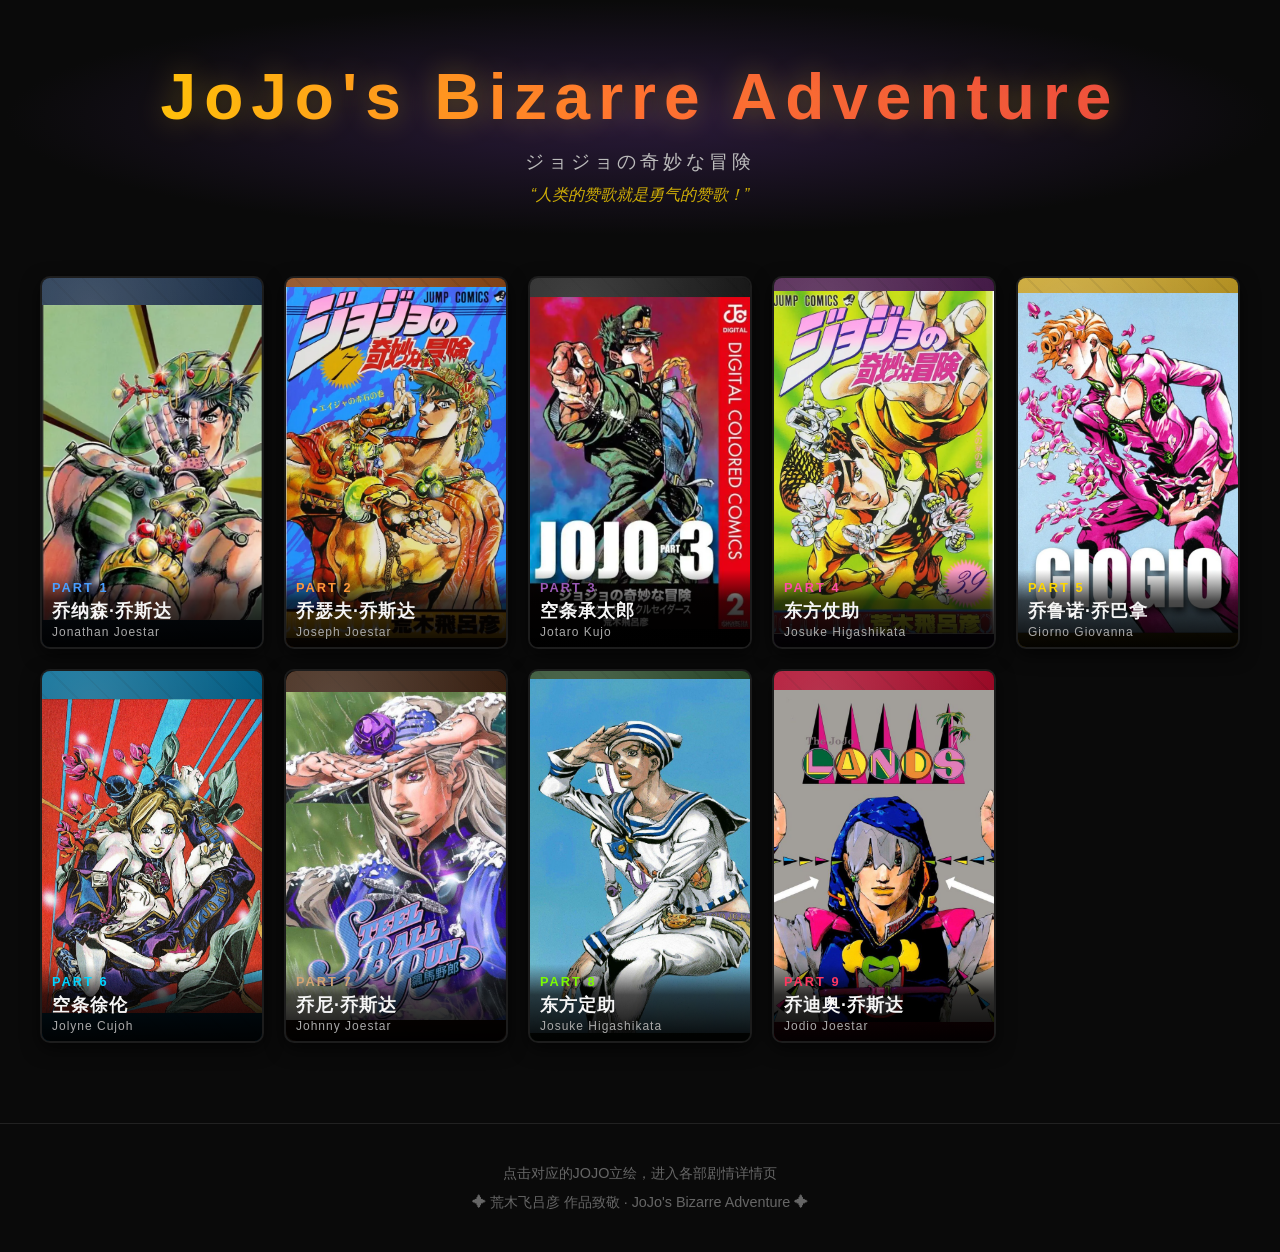
<file: index.html>
<!DOCTYPE html>
<html lang="zh-CN">

<head>
    <meta charset="UTF-8">
    <meta name="viewport" content="width=device-width, initial-scale=1.0">
    <title>JoJo的奇妙冒险 - 九部剧情总览</title>
    <!-- 引用公共样式表 -->
    <link rel="stylesheet" href="css/style.css">
</head>

<!-- 首页 body 不挂额外 class，
     走 CSS 里 body 的默认黑底白字 -->

<body>
    <header class="hero">
        <h1>JoJo's Bizarre Adventure</h1>
        <div class="subtitle">ジョジョの奇妙な冒険</div>
        <div class="tagline">“人类的赞歌就是勇气的赞歌！”</div>
    </header>

    <main class="gallery">
        <!-- 第一部 -->
        <a href="parts/part1.html" class="jojo-card jojo-1">
            <div class="portrait">
                <img src="images/01.png" alt="乔纳森·乔斯达">
            </div>
            <div class="info">
                <div class="part-num">PART 1</div>
                <div class="name">乔纳森·乔斯达</div>
                <div class="en-name">Jonathan Joestar</div>
            </div>
        </a>

        <!-- 第二部 -->
        <a href="parts/part2.html" class="jojo-card jojo-2">
            <div class="portrait">
                <img src="images/02.png" alt="乔瑟夫·乔斯达">
            </div>
            <div class="info">
                <div class="part-num">PART 2</div>
                <div class="name">乔瑟夫·乔斯达</div>
                <div class="en-name">Joseph Joestar</div>
            </div>
        </a>

        <!-- 第三部 -->
        <a href="parts/part3.html" class="jojo-card jojo-3">
            <div class="portrait">
                <img src="images/03.png" alt="空条承太郎">
            </div>
            <div class="info">
                <div class="part-num">PART 3</div>
                <div class="name">空条承太郎</div>
                <div class="en-name">Jotaro Kujo</div>
            </div>
        </a>

        <!-- 第四部 -->
        <a href="parts/part4.html" class="jojo-card jojo-4">
            <div class="portrait">
                <img src="images/04.png" alt="东方仗助">
            </div>
            <div class="info">
                <div class="part-num">PART 4</div>
                <div class="name">东方仗助</div>
                <div class="en-name">Josuke Higashikata</div>
            </div>
        </a>

        <!-- 第五部 -->
        <a href="parts/part5.html" class="jojo-card jojo-5">
            <div class="portrait">
                <img src="images/05.png" alt="乔鲁诺·乔巴拿">
            </div>
            <div class="info">
                <div class="part-num">PART 5</div>
                <div class="name">乔鲁诺·乔巴拿</div>
                <div class="en-name">Giorno Giovanna</div>
            </div>
        </a>

        <!-- 第六部 -->
        <a href="parts/part6.html" class="jojo-card jojo-6">
            <div class="portrait">
                <img src="images/06.png" alt="空条徐伦">
            </div>
            <div class="info">
                <div class="part-num">PART 6</div>
                <div class="name">空条徐伦</div>
                <div class="en-name">Jolyne Cujoh</div>
            </div>
        </a>

        <!-- 第七部 -->
        <a href="parts/part7.html" class="jojo-card jojo-7 flip-card">
            <div class="flip-inner">
                <!-- 正面：乔尼 -->
                <div class="flip-front">
                    <div class="portrait">
                        <img src="images/07.png" alt="乔尼·乔斯达">
                    </div>
                    <div class="info">
                        <div class="part-num">PART 7</div>
                        <div class="name">乔尼·乔斯达</div>
                        <div class="en-name">Johnny Joestar</div>
                    </div>
                </div>
                <!-- 背面：杰洛 -->
                <div class="flip-back">
                    <div class="portrait">
                        <img src="images/10.png" alt="杰洛·齐贝林">
                    </div>
                    <div class="info">
                        <div class="part-num">PART 7</div>
                        <div class="name">杰洛·齐贝林</div>
                        <div class="en-name">Gyro Zeppeli</div>
                    </div>
                </div>
            </div>
        </a>

        <!-- 第八部 -->
        <a href="parts/part8.html" class="jojo-card jojo-8">
            <div class="portrait">
                <img src="images/08.png" alt="东方定助">
            </div>
            <div class="info">
                <div class="part-num">PART 8</div>
                <div class="name">东方定助</div>
                <div class="en-name">Josuke Higashikata</div>
            </div>
        </a>

        <!-- 第九部 -->
        <a href="parts/part9.html" class="jojo-card jojo-9">
            <div class="portrait">
                <img src="images/09.png" alt="乔迪奥·乔斯达">
            </div>
            <div class="info">
                <div class="part-num">PART 9</div>
                <div class="name">乔迪奥·乔斯达</div>
                <div class="en-name">Jodio Joestar</div>
            </div>
        </a>
    </main>

    <footer class="footer">
        <p>点击对应的JOJO立绘，进入各部剧情详情页</p>
        <p style="margin-top:10px;">✦ 荒木飞吕彦 作品致敬 · JoJo's Bizarre Adventure ✦</p>
    </footer>
</body>

</html>
</file>
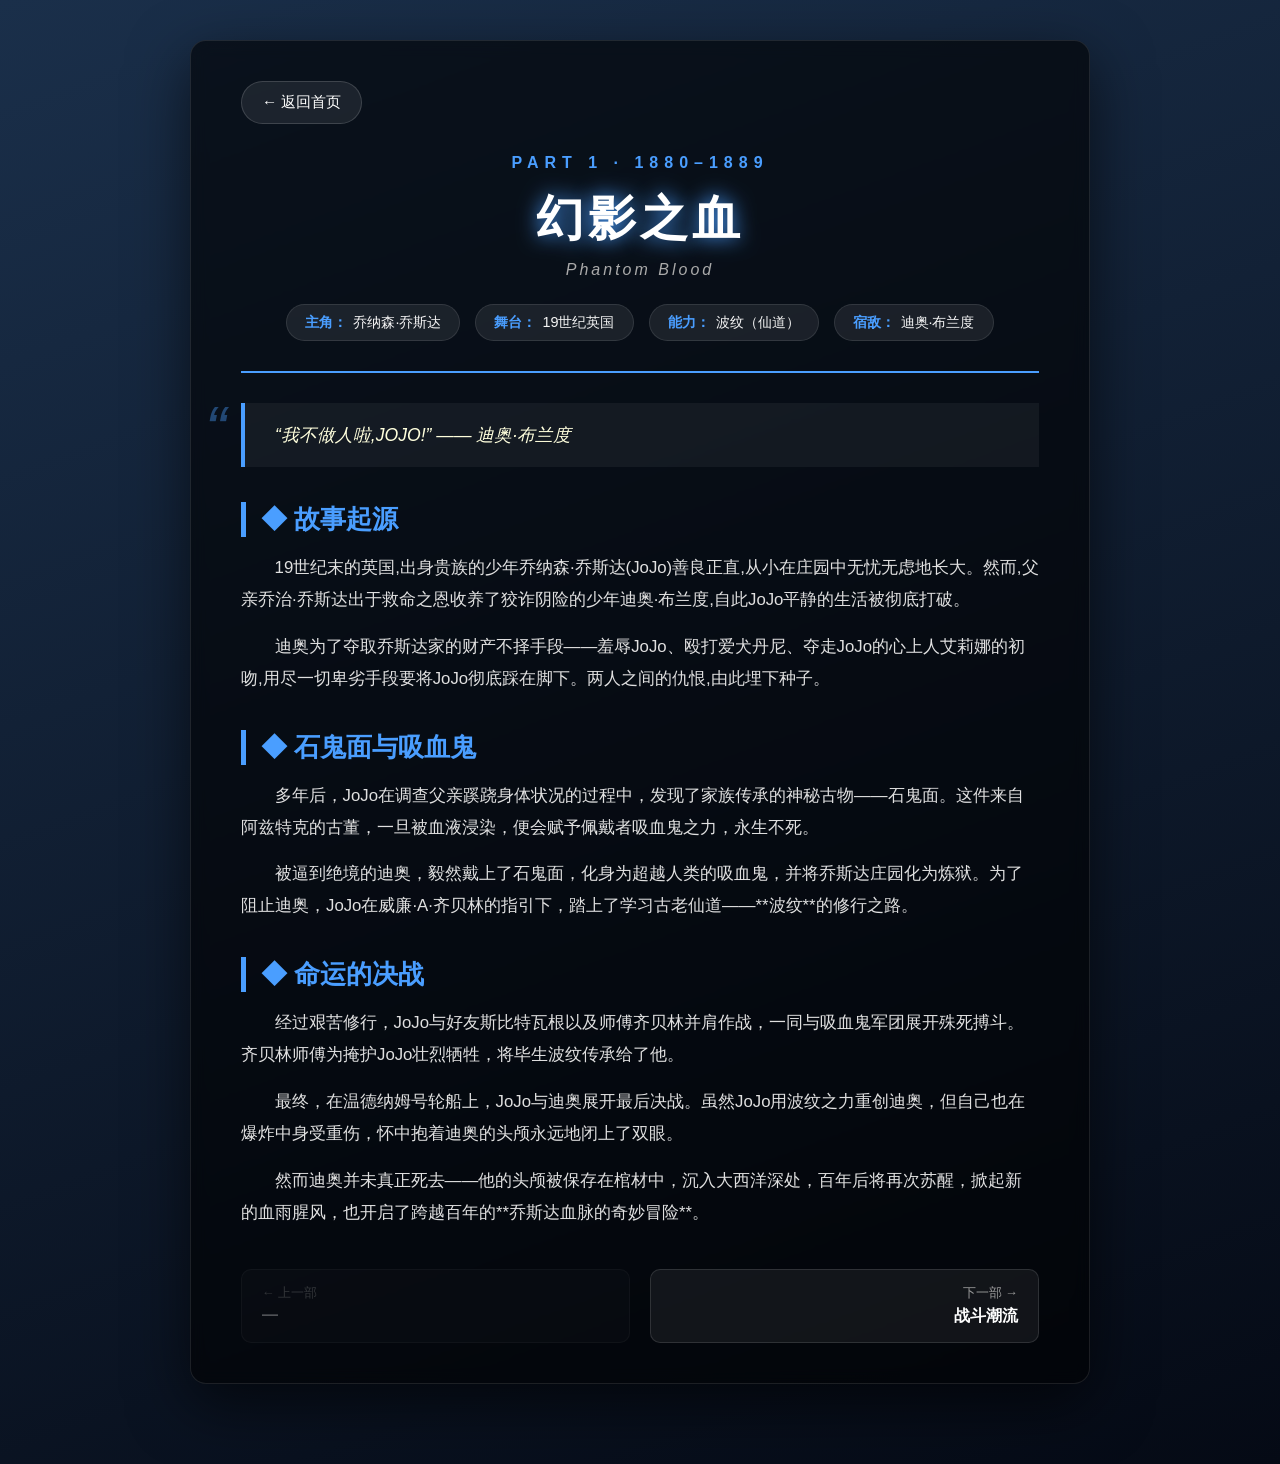
<file: parts/part1.html>
<!DOCTYPE html>
<html lang="zh-CN">

<head>
    <meta charset="UTF-8">
    <meta name="viewport" content="width=device-width, initial-scale=1.0">
    <title>第一部 · 幻影之血 | JOJO</title>
    <link rel="stylesheet" href="../css/style.css">
</head>
<!-- body 挂两个 class：
     part-page 控制剧情页通用布局，
     page-1 注入第一部专属配色变量 -->

<body class="part-page page-1">
    <!-- 整页内容容器：毛玻璃卡片 -->
    <div class="part-container">
        <!-- 返回首页按钮 -->
        <a href="../index.html" class="back-btn">← 返回首页</a>
        <!-- 标题区：部编号、中文名、英文名、角色信息 -->
        <div class="part-header">
            <div class="part-label">PART 1 · 1880–1889</div>
            <h1>幻影之血</h1>
            <div class="en-title">Phantom Blood</div>
            <!-- 信息标签栏：横向排列的胶囊标签 -->
            <div class="part-meta">
                <div class="meta-item"><strong>主角：</strong>乔纳森·乔斯达</div>
                <div class="meta-item"><strong>舞台：</strong>19世纪英国</div>
                <div class="meta-item"><strong>能力：</strong>波纹（仙道）</div>
                <div class="meta-item"><strong>宿敌：</strong>迪奥·布兰度</div>
            </div>
        </div>

        <!-- 经典台词引用块 -->
        <div class="quote">
            “我不做人啦,JOJO!” —— 迪奥·布兰度
        </div>

        <!-- 故事正文：每个 section 包含小标题和段落 -->
        <section class="story-section">
            <h2>◆ 故事起源</h2>
            <p>19世纪末的英国,出身贵族的少年乔纳森·乔斯达(JoJo)善良正直,从小在庄园中无忧无虑地长大。然而,父亲乔治·乔斯达出于救命之恩收养了狡诈阴险的少年迪奥·布兰度,自此JoJo平静的生活被彻底打破。</p>
            <p>迪奥为了夺取乔斯达家的财产不择手段——羞辱JoJo、殴打爱犬丹尼、夺走JoJo的心上人艾莉娜的初吻,用尽一切卑劣手段要将JoJo彻底踩在脚下。两人之间的仇恨,由此埋下种子。</p>
        </section>

        <section class="story-section">
            <h2>◆ 石鬼面与吸血鬼</h2>
            <p>多年后，JoJo在调查父亲蹊跷身体状况的过程中，发现了家族传承的神秘古物——石鬼面。这件来自阿兹特克的古董，一旦被血液浸染，便会赋予佩戴者吸血鬼之力，永生不死。</p>
            <p>被逼到绝境的迪奥，毅然戴上了石鬼面，化身为超越人类的吸血鬼，并将乔斯达庄园化为炼狱。为了阻止迪奥，JoJo在威廉·A·齐贝林的指引下，踏上了学习古老仙道——**波纹**的修行之路。</p>
        </section>

        <section class="story-section">
            <h2>◆ 命运的决战</h2>
            <p>经过艰苦修行，JoJo与好友斯比特瓦根以及师傅齐贝林并肩作战，一同与吸血鬼军团展开殊死搏斗。齐贝林师傅为掩护JoJo壮烈牺牲，将毕生波纹传承给了他。</p>
            <p>最终，在温德纳姆号轮船上，JoJo与迪奥展开最后决战。虽然JoJo用波纹之力重创迪奥，但自己也在爆炸中身受重伤，怀中抱着迪奥的头颅永远地闭上了双眼。</p>
            <p>然而迪奥并未真正死去——他的头颅被保存在棺材中，沉入大西洋深处，百年后将再次苏醒，掀起新的血雨腥风，也开启了跨越百年的**乔斯达血脉的奇妙冒险**。</p>
        </section>

        <!-- 翻页导航：左指上一部，右指下一部 -->
        <!-- 第一部没有上一部，加 disabled 禁用 -->
        <div class="part-nav">
            <a href="../index.html" class="nav-link prev disabled">
                <span class="label">← 上一部</span>
                <span class="title">—</span>
            </a>
            <a href="part2.html" class="nav-link next">
                <span class="label">下一部 →</span>
                <span class="title">战斗潮流</span>
            </a>
        </div>
    </div>
</body>

</html>
</file>
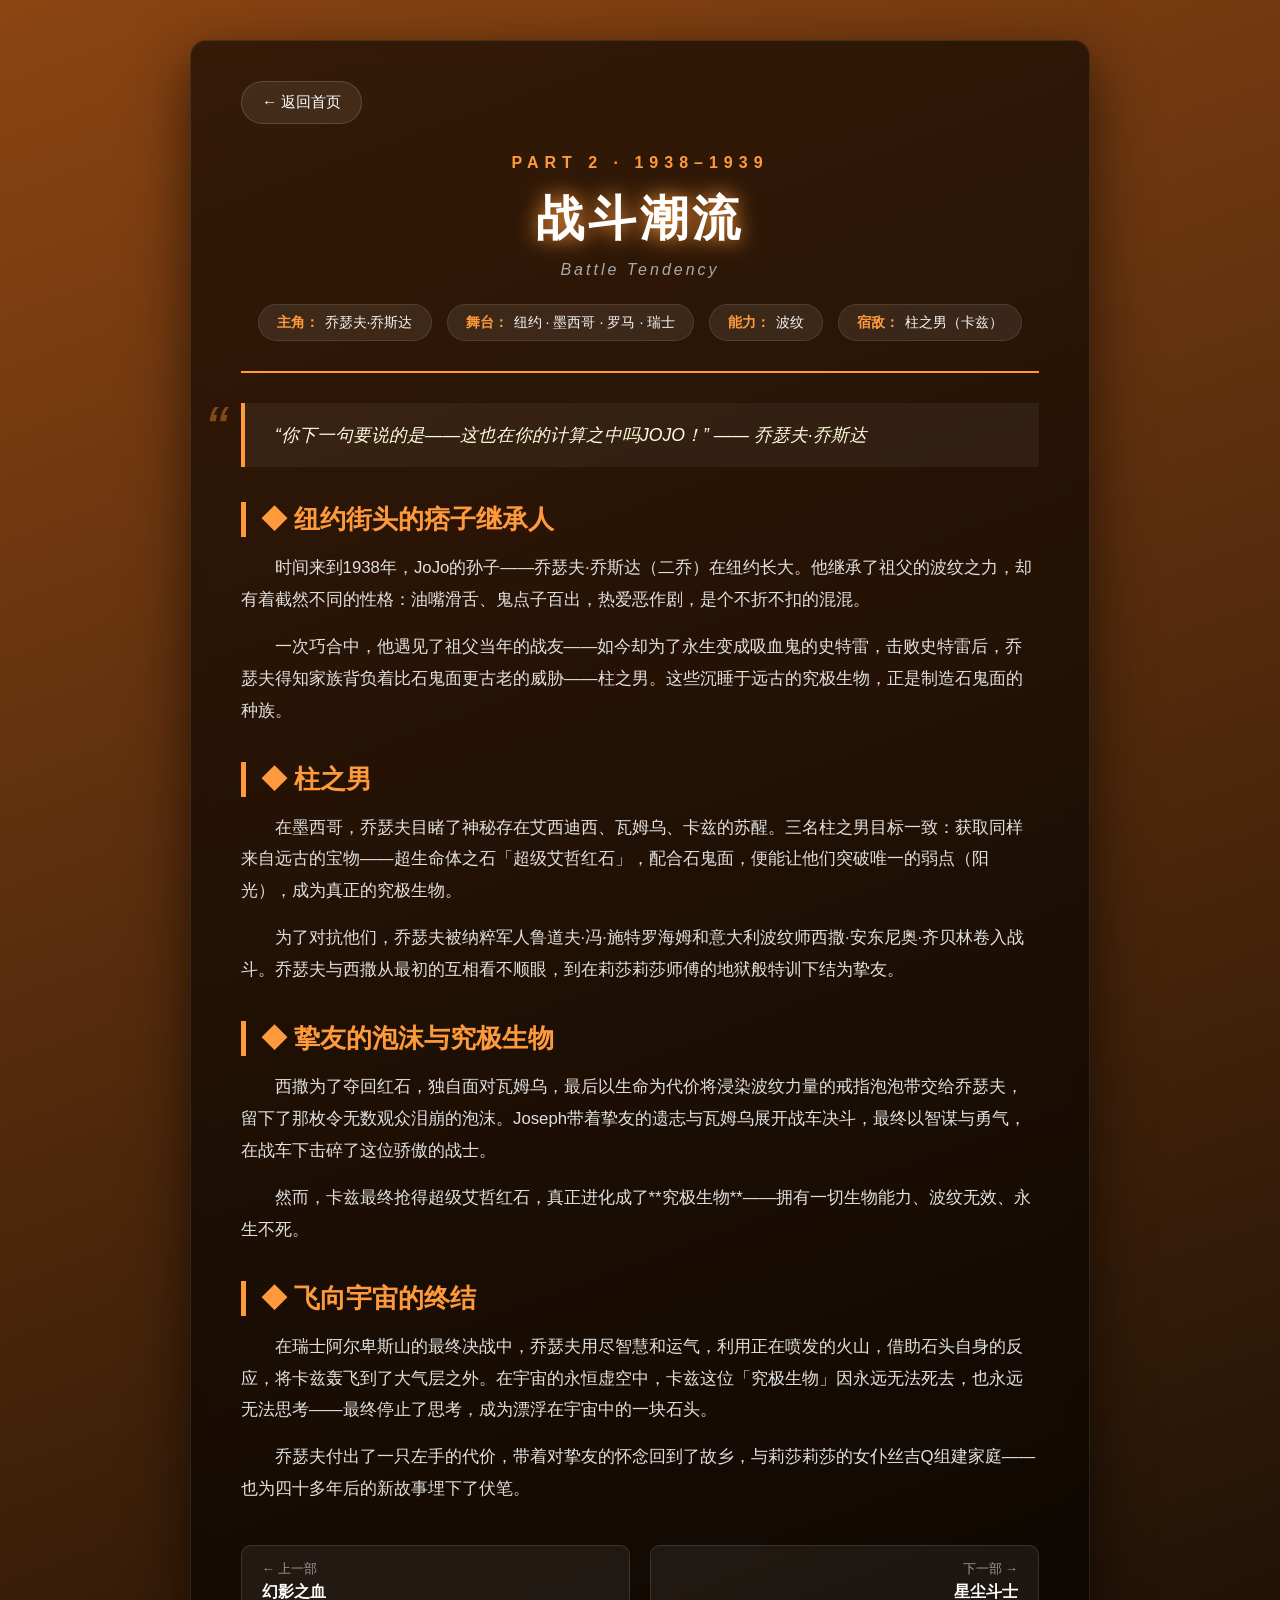
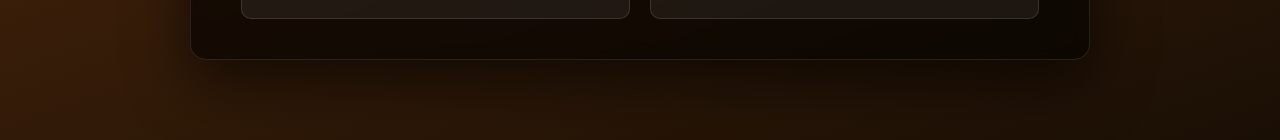
<file: parts/part2.html>
<!DOCTYPE html>
<html lang="zh-CN">

<head>
    <meta charset="UTF-8">
    <meta name="viewport" content="width=device-width, initial-scale=1.0">
    <title>第二部 · 战斗潮流 | JOJO</title>
    <link rel="stylesheet" href="../css/style.css">
</head>

<body class="part-page page-2">
    <div class="part-container">
        <a href="../index.html" class="back-btn">← 返回首页</a>

        <div class="part-header">
            <div class="part-label">PART 2 · 1938–1939</div>
            <h1>战斗潮流</h1>
            <div class="en-title">Battle Tendency</div>
            <div class="part-meta">
                <div class="meta-item"><strong>主角：</strong>乔瑟夫·乔斯达</div>
                <div class="meta-item"><strong>舞台：</strong>纽约 · 墨西哥 · 罗马 · 瑞士</div>
                <div class="meta-item"><strong>能力：</strong>波纹</div>
                <div class="meta-item"><strong>宿敌：</strong>柱之男（卡兹）</div>
            </div>
        </div>

        <div class="quote">
            “你下一句要说的是——这也在你的计算之中吗JOJO！” —— 乔瑟夫·乔斯达
        </div>

        <section class="story-section">
            <h2>◆ 纽约街头的痞子继承人</h2>
            <p>时间来到1938年，JoJo的孙子——乔瑟夫·乔斯达（二乔）在纽约长大。他继承了祖父的波纹之力，却有着截然不同的性格：油嘴滑舌、鬼点子百出，热爱恶作剧，是个不折不扣的混混。</p>
            <p>一次巧合中，他遇见了祖父当年的战友——如今却为了永生变成吸血鬼的史特雷，击败史特雷后，乔瑟夫得知家族背负着比石鬼面更古老的威胁——柱之男。这些沉睡于远古的究极生物，正是制造石鬼面的种族。</p>
        </section>

        <section class="story-section">
            <h2>◆ 柱之男</h2>
            <p>在墨西哥，乔瑟夫目睹了神秘存在艾西迪西、瓦姆乌、卡兹的苏醒。三名柱之男目标一致：获取同样来自远古的宝物——超生命体之石「超级艾哲红石」，配合石鬼面，便能让他们突破唯一的弱点（阳光），成为真正的究极生物。
            </p>
            <p>为了对抗他们，乔瑟夫被纳粹军人鲁道夫·冯·施特罗海姆和意大利波纹师西撒·安东尼奥·齐贝林卷入战斗。乔瑟夫与西撒从最初的互相看不顺眼，到在莉莎莉莎师傅的地狱般特训下结为挚友。</p>
        </section>

        <section class="story-section">
            <h2>◆ 挚友的泡沫与究极生物</h2>
            <p>西撒为了夺回红石，独自面对瓦姆乌，最后以生命为代价将浸染波纹力量的戒指泡泡带交给乔瑟夫，留下了那枚令无数观众泪崩的泡沫。Joseph带着挚友的遗志与瓦姆乌展开战车决斗，最终以智谋与勇气，在战车下击碎了这位骄傲的战士。
            </p>
            <p>然而，卡兹最终抢得超级艾哲红石，真正进化成了**究极生物**——拥有一切生物能力、波纹无效、永生不死。</p>
        </section>

        <section class="story-section">
            <h2>◆ 飞向宇宙的终结</h2>
            <p>在瑞士阿尔卑斯山的最终决战中，乔瑟夫用尽智慧和运气，利用正在喷发的火山，借助石头自身的反应，将卡兹轰飞到了大气层之外。在宇宙的永恒虚空中，卡兹这位「究极生物」因永远无法死去，也永远无法思考——最终停止了思考，成为漂浮在宇宙中的一块石头。
            </p>
            <p>乔瑟夫付出了一只左手的代价，带着对挚友的怀念回到了故乡，与莉莎莉莎的女仆丝吉Q组建家庭——也为四十多年后的新故事埋下了伏笔。</p>
        </section>

        <div class="part-nav">
            <a href="part1.html" class="nav-link prev">
                <span class="label">← 上一部</span>
                <span class="title">幻影之血</span>
            </a>
            <a href="part3.html" class="nav-link next">
                <span class="label">下一部 →</span>
                <span class="title">星尘斗士</span>
            </a>
        </div>
    </div>
</body>

</html>
</file>
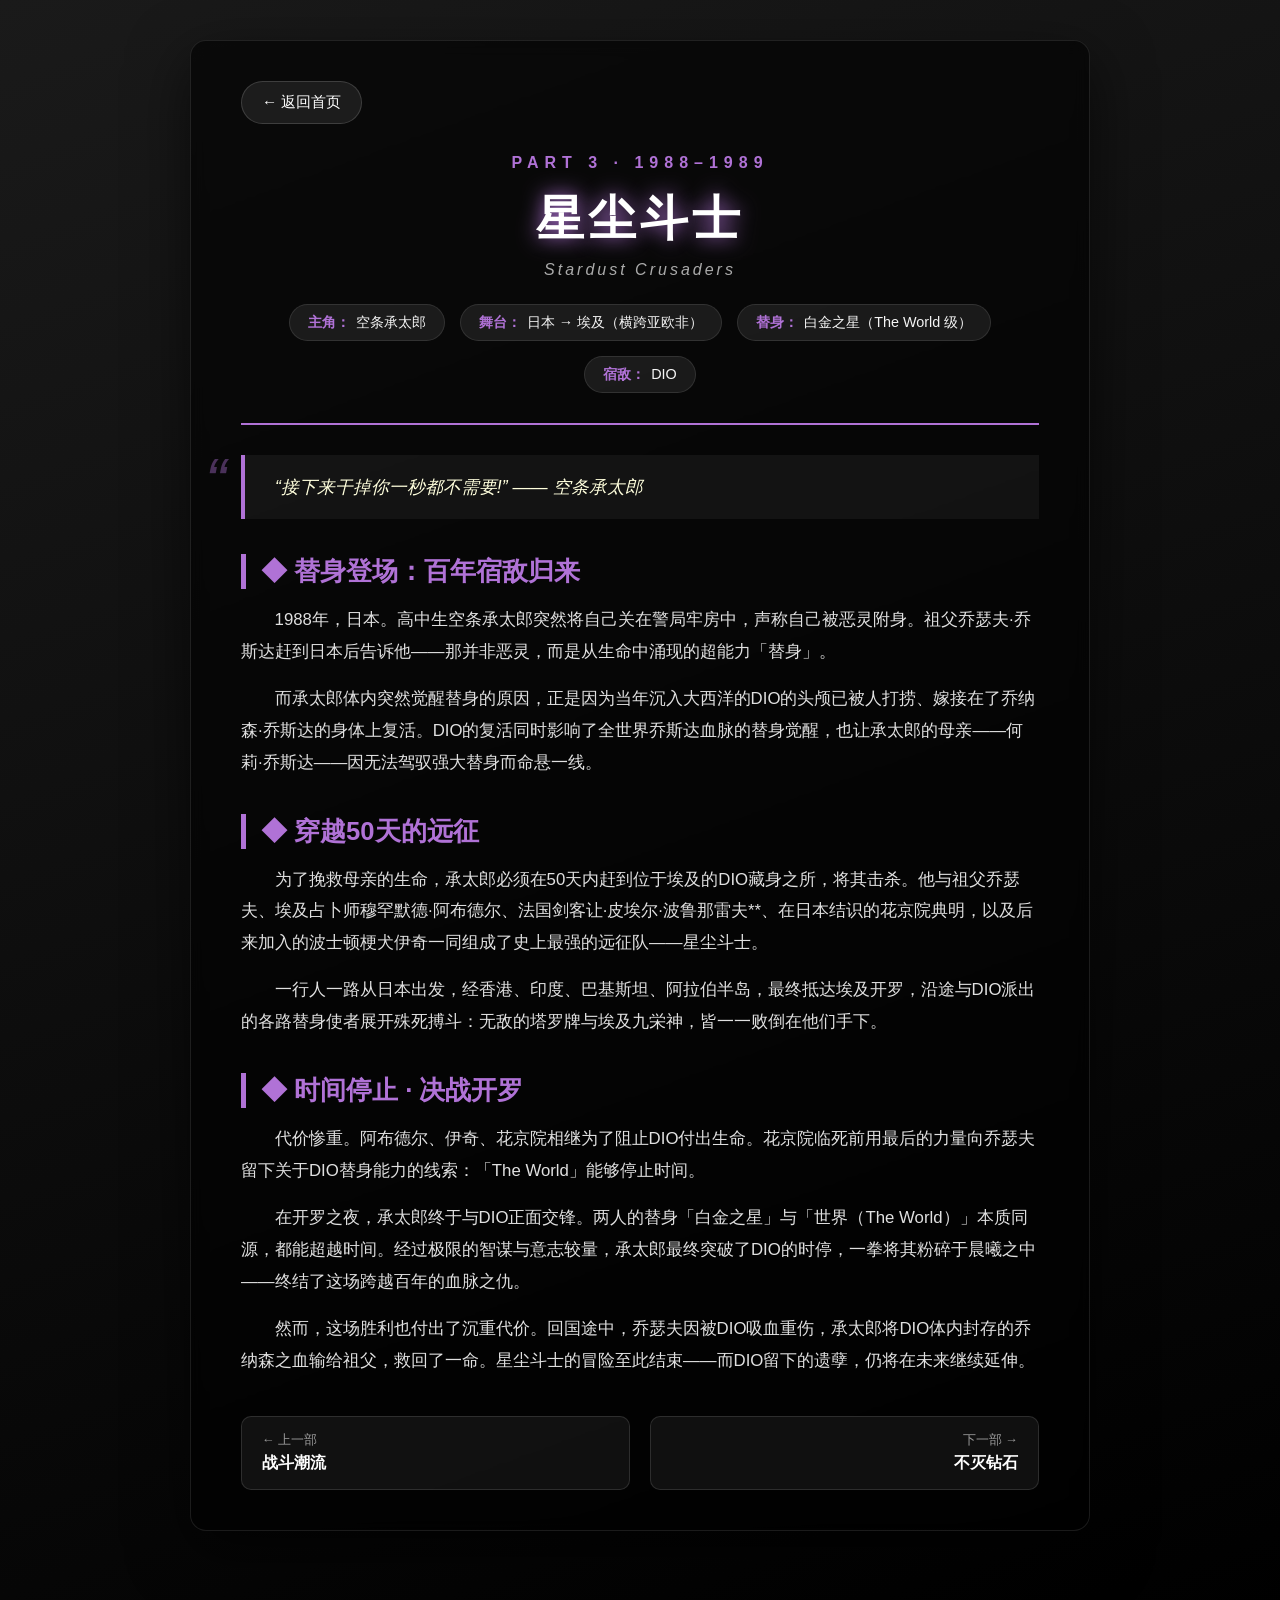
<file: parts/part3.html>
<!DOCTYPE html>
<html lang="zh-CN">

<head>
    <meta charset="UTF-8">
    <meta name="viewport" content="width=device-width, initial-scale=1.0">
    <title>第三部 · 星尘斗士 | JOJO</title>
    <link rel="stylesheet" href="../css/style.css">
</head>

<body class="part-page page-3">
    <div class="part-container">
        <a href="../index.html" class="back-btn">← 返回首页</a>

        <div class="part-header">
            <div class="part-label">PART 3 · 1988–1989</div>
            <h1>星尘斗士</h1>
            <div class="en-title">Stardust Crusaders</div>
            <div class="part-meta">
                <div class="meta-item"><strong>主角：</strong>空条承太郎</div>
                <div class="meta-item"><strong>舞台：</strong>日本 → 埃及（横跨亚欧非）</div>
                <div class="meta-item"><strong>替身：</strong>白金之星（The World 级）</div>
                <div class="meta-item"><strong>宿敌：</strong>DIO</div>
            </div>
        </div>

        <div class="quote">
            “接下来干掉你一秒都不需要!” —— 空条承太郎
        </div>

        <section class="story-section">
            <h2>◆ 替身登场：百年宿敌归来</h2>
            <p>1988年，日本。高中生空条承太郎突然将自己关在警局牢房中，声称自己被恶灵附身。祖父乔瑟夫·乔斯达赶到日本后告诉他——那并非恶灵，而是从生命中涌现的超能力「替身」。</p>
            <p>而承太郎体内突然觉醒替身的原因，正是因为当年沉入大西洋的DIO的头颅已被人打捞、嫁接在了乔纳森·乔斯达的身体上复活。DIO的复活同时影响了全世界乔斯达血脉的替身觉醒，也让承太郎的母亲——何莉·乔斯达——因无法驾驭强大替身而命悬一线。
            </p>
        </section>

        <section class="story-section">
            <h2>◆ 穿越50天的远征</h2>
            <p>为了挽救母亲的生命，承太郎必须在50天内赶到位于埃及的DIO藏身之所，将其击杀。他与祖父乔瑟夫、埃及占卜师穆罕默德·阿布德尔、法国剑客让·皮埃尔·波鲁那雷夫**、在日本结识的花京院典明，以及后来加入的波士顿梗犬伊奇一同组成了史上最强的远征队——星尘斗士。
            </p>
            <p>一行人一路从日本出发，经香港、印度、巴基斯坦、阿拉伯半岛，最终抵达埃及开罗，沿途与DIO派出的各路替身使者展开殊死搏斗：无敌的塔罗牌与埃及九栄神，皆一一败倒在他们手下。</p>
        </section>

        <section class="story-section">
            <h2>◆ 时间停止 · 决战开罗</h2>
            <p>代价惨重。阿布德尔、伊奇、花京院相继为了阻止DIO付出生命。花京院临死前用最后的力量向乔瑟夫留下关于DIO替身能力的线索：「The World」能够停止时间。</p>
            <p>在开罗之夜，承太郎终于与DIO正面交锋。两人的替身「白金之星」与「世界（The
                World）」本质同源，都能超越时间。经过极限的智谋与意志较量，承太郎最终突破了DIO的时停，一拳将其粉碎于晨曦之中——终结了这场跨越百年的血脉之仇。</p>
            <p>然而，这场胜利也付出了沉重代价。回国途中，乔瑟夫因被DIO吸血重伤，承太郎将DIO体内封存的乔纳森之血输给祖父，救回了一命。星尘斗士的冒险至此结束——而DIO留下的遗孽，仍将在未来继续延伸。</p>
        </section>

        <div class="part-nav">
            <a href="part2.html" class="nav-link prev">
                <span class="label">← 上一部</span>
                <span class="title">战斗潮流</span>
            </a>
            <a href="part4.html" class="nav-link next">
                <span class="label">下一部 →</span>
                <span class="title">不灭钻石</span>
            </a>
        </div>
    </div>
</body>

</html>
</file>
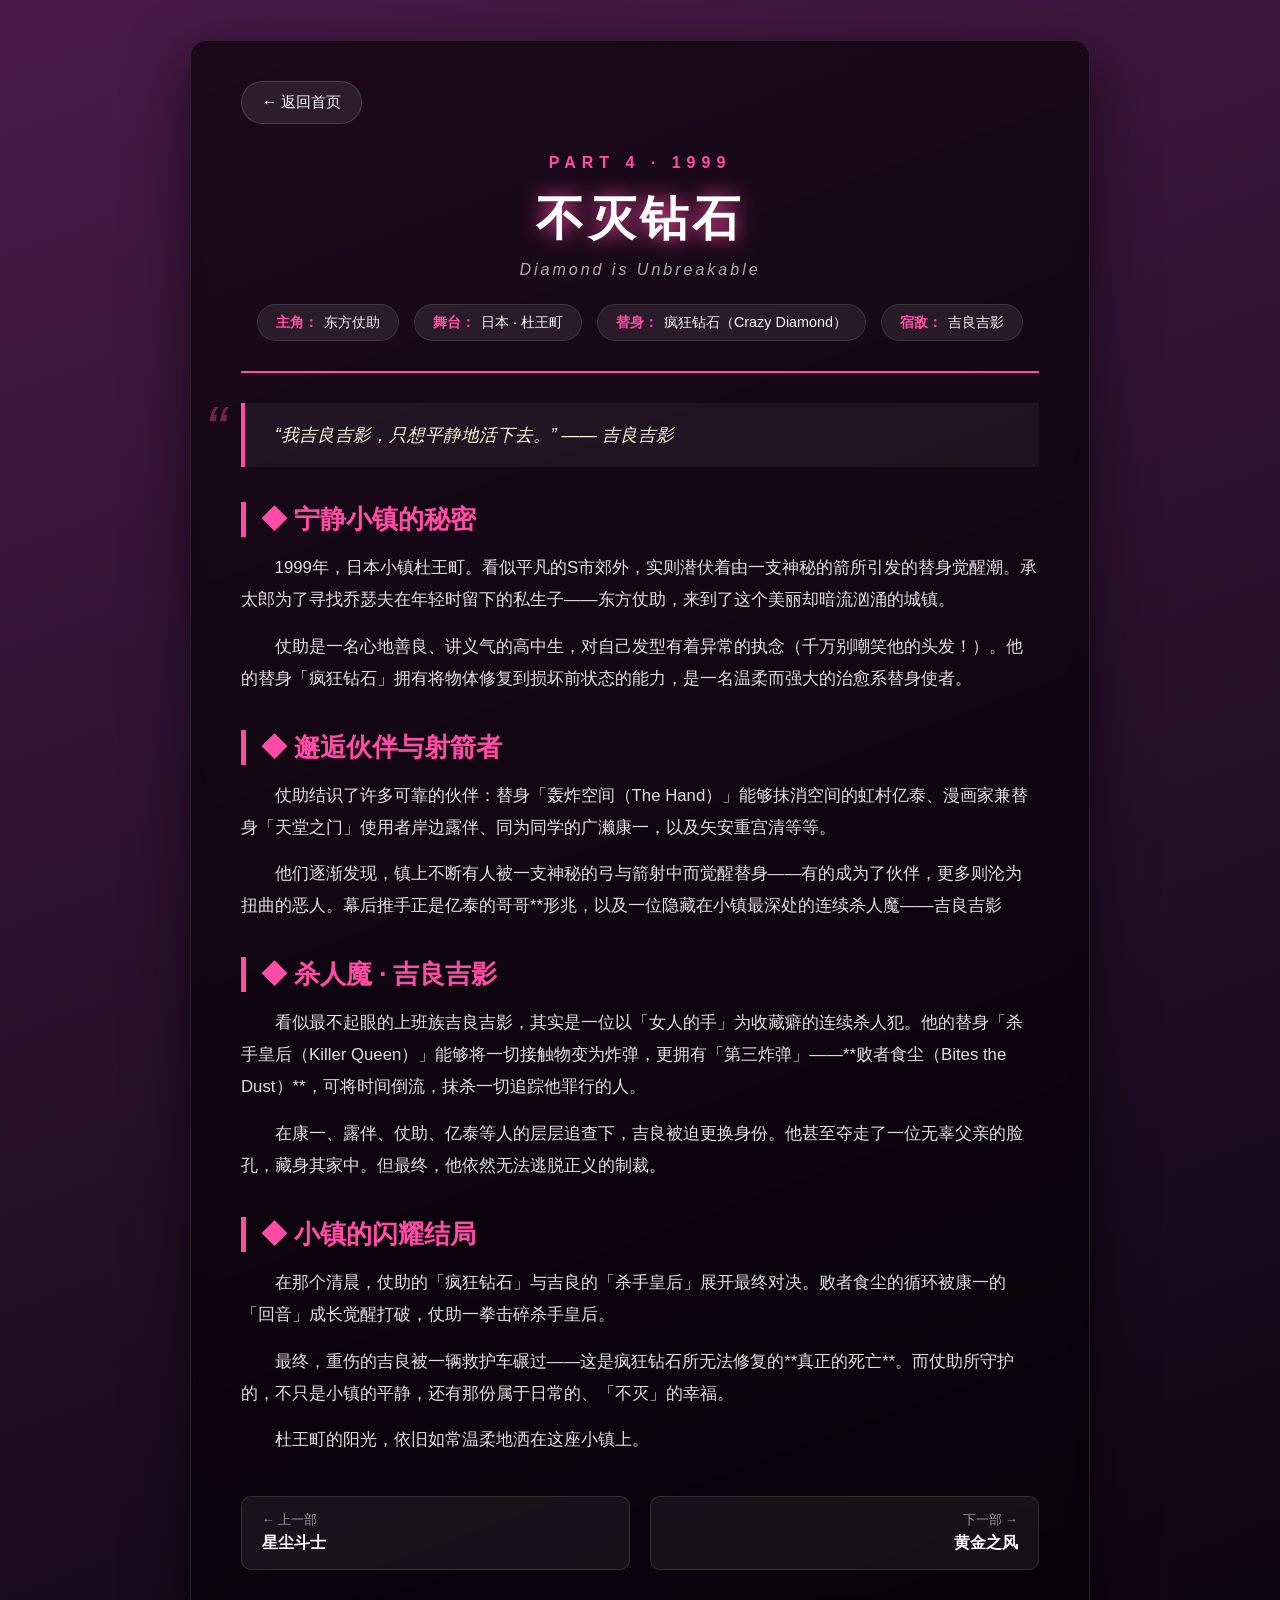
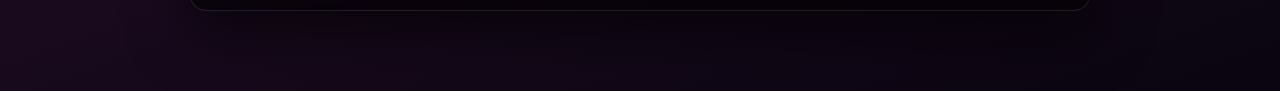
<file: parts/part4.html>
<!DOCTYPE html>
<html lang="zh-CN">

<head>
    <meta charset="UTF-8">
    <meta name="viewport" content="width=device-width, initial-scale=1.0">
    <title>第四部 · 不灭钻石 | JOJO</title>
    <link rel="stylesheet" href="../css/style.css">
</head>

<body class="part-page page-4">
    <div class="part-container">
        <a href="../index.html" class="back-btn">← 返回首页</a>

        <div class="part-header">
            <div class="part-label">PART 4 · 1999</div>
            <h1>不灭钻石</h1>
            <div class="en-title">Diamond is Unbreakable</div>
            <div class="part-meta">
                <div class="meta-item"><strong>主角：</strong>东方仗助</div>
                <div class="meta-item"><strong>舞台：</strong>日本 · 杜王町</div>
                <div class="meta-item"><strong>替身：</strong>疯狂钻石（Crazy Diamond）</div>
                <div class="meta-item"><strong>宿敌：</strong>吉良吉影</div>
            </div>
        </div>

        <div class="quote">
            “我吉良吉影，只想平静地活下去。” —— 吉良吉影
        </div>

        <section class="story-section">
            <h2>◆ 宁静小镇的秘密</h2>
            <p>1999年，日本小镇杜王町。看似平凡的S市郊外，实则潜伏着由一支神秘的箭所引发的替身觉醒潮。承太郎为了寻找乔瑟夫在年轻时留下的私生子——东方仗助，来到了这个美丽却暗流汹涌的城镇。</p>
            <p>仗助是一名心地善良、讲义气的高中生，对自己发型有着异常的执念（千万别嘲笑他的头发！）。他的替身「疯狂钻石」拥有将物体修复到损坏前状态的能力，是一名温柔而强大的治愈系替身使者。</p>
        </section>

        <section class="story-section">
            <h2>◆ 邂逅伙伴与射箭者</h2>
            <p>仗助结识了许多可靠的伙伴：替身「轰炸空间（The Hand）」能够抹消空间的虹村亿泰、漫画家兼替身「天堂之门」使用者岸边露伴、同为同学的广濑康一，以及矢安重宫清等等。</p>
            <p>他们逐渐发现，镇上不断有人被一支神秘的弓与箭射中而觉醒替身——有的成为了伙伴，更多则沦为扭曲的恶人。幕后推手正是亿泰的哥哥**形兆，以及一位隐藏在小镇最深处的连续杀人魔——吉良吉影</p>
        </section>

        <section class="story-section">
            <h2>◆ 杀人魔 · 吉良吉影</h2>
            <p>看似最不起眼的上班族吉良吉影，其实是一位以「女人的手」为收藏癖的连续杀人犯。他的替身「杀手皇后（Killer
                Queen）」能够将一切接触物变为炸弹，更拥有「第三炸弹」——**败者食尘（Bites the Dust）**，可将时间倒流，抹杀一切追踪他罪行的人。</p>
            <p>在康一、露伴、仗助、亿泰等人的层层追查下，吉良被迫更换身份。他甚至夺走了一位无辜父亲的脸孔，藏身其家中。但最终，他依然无法逃脱正义的制裁。</p>
        </section>

        <section class="story-section">
            <h2>◆ 小镇的闪耀结局</h2>
            <p>在那个清晨，仗助的「疯狂钻石」与吉良的「杀手皇后」展开最终对决。败者食尘的循环被康一的「回音」成长觉醒打破，仗助一拳击碎杀手皇后。</p>
            <p>最终，重伤的吉良被一辆救护车碾过——这是疯狂钻石所无法修复的**真正的死亡**。而仗助所守护的，不只是小镇的平静，还有那份属于日常的、「不灭」的幸福。</p>
            <p>杜王町的阳光，依旧如常温柔地洒在这座小镇上。</p>
        </section>

        <div class="part-nav">
            <a href="part3.html" class="nav-link prev">
                <span class="label">← 上一部</span>
                <span class="title">星尘斗士</span>
            </a>
            <a href="part5.html" class="nav-link next">
                <span class="label">下一部 →</span>
                <span class="title">黄金之风</span>
            </a>
        </div>
    </div>
</body>

</html>
</file>
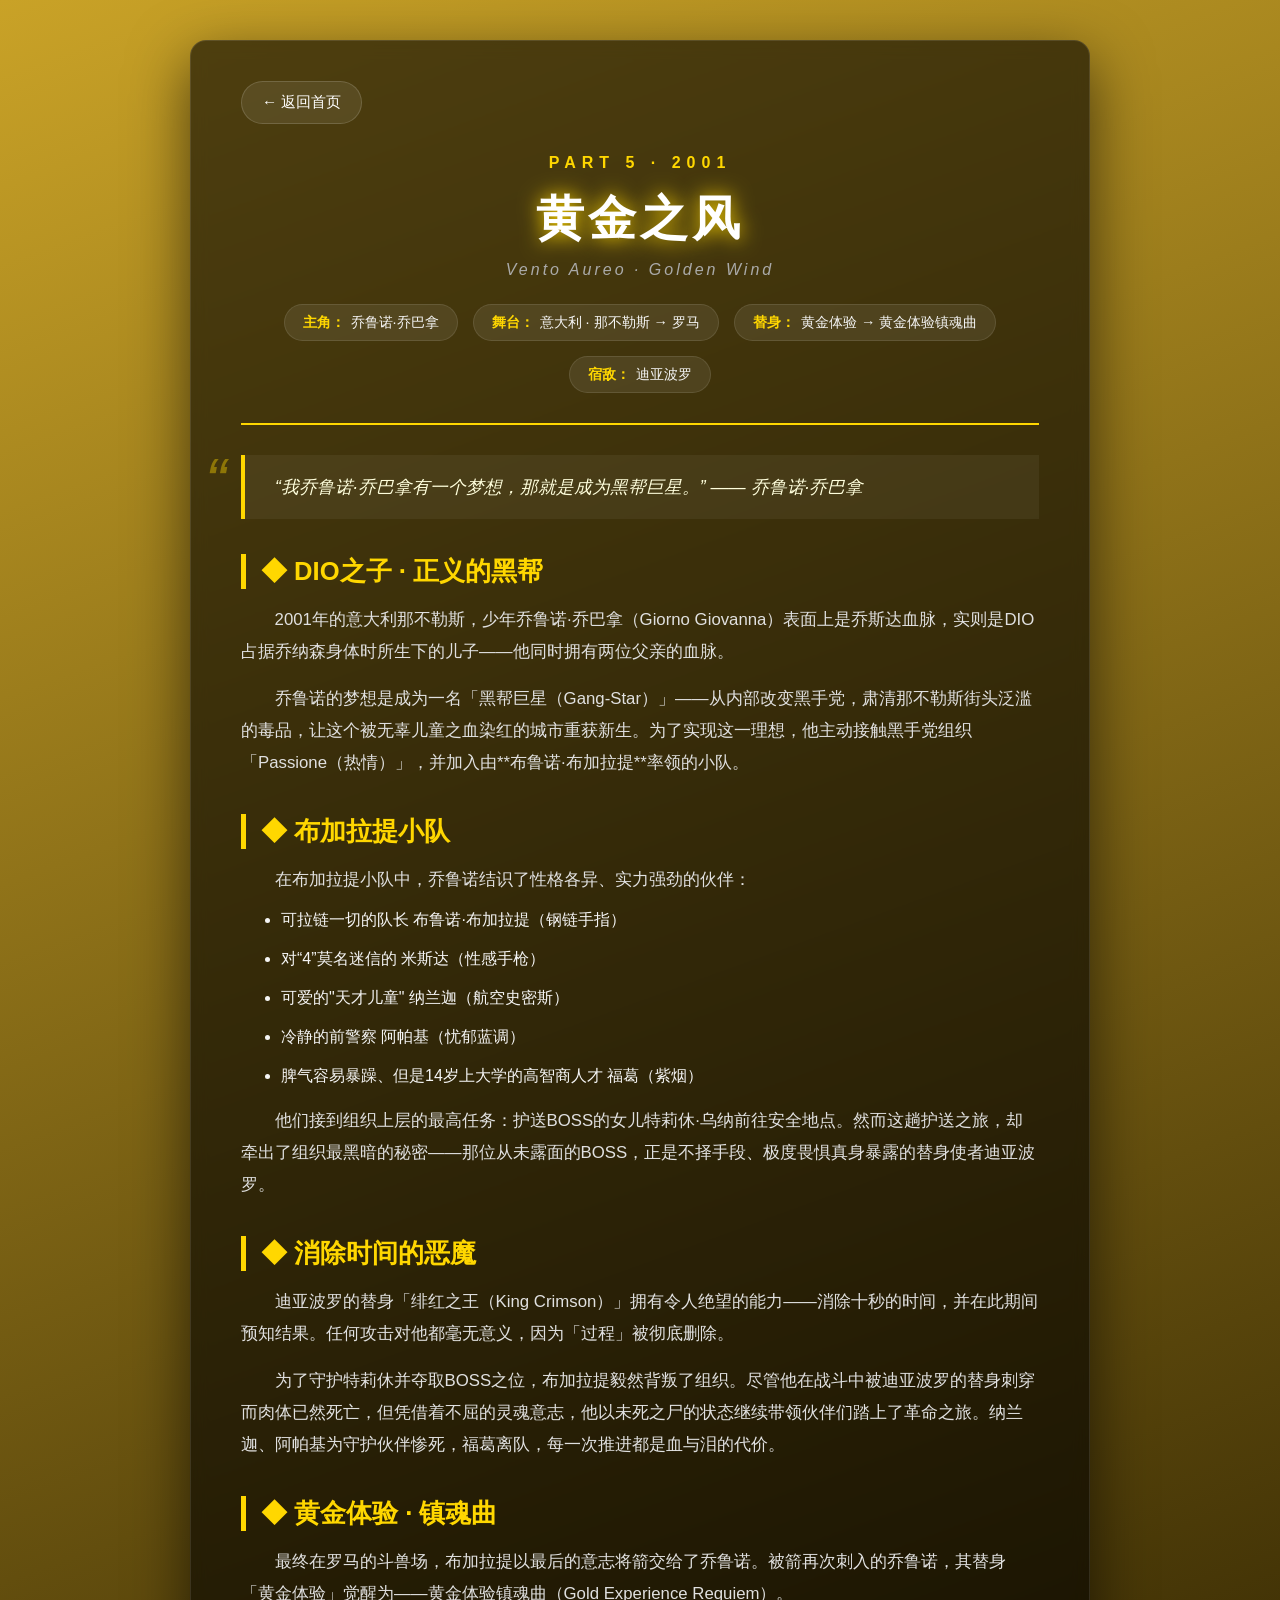
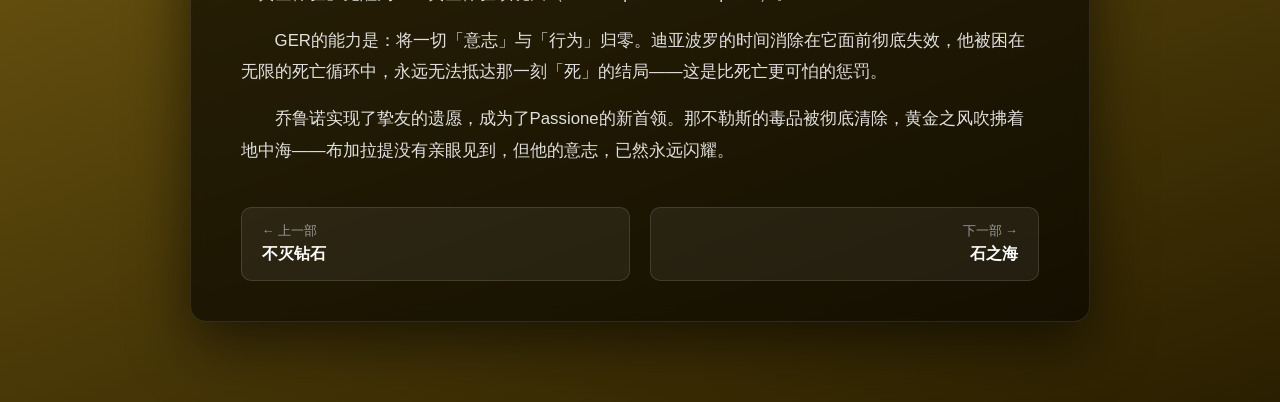
<file: parts/part5.html>
<!DOCTYPE html>
<html lang="zh-CN">

<head>
    <meta charset="UTF-8">
    <meta name="viewport" content="width=device-width, initial-scale=1.0">
    <title>第五部 · 黄金之风 | JOJO</title>
    <link rel="stylesheet" href="../css/style.css">
</head>

<body class="part-page page-5">
    <div class="part-container">
        <a href="../index.html" class="back-btn">← 返回首页</a>

        <div class="part-header">
            <div class="part-label">PART 5 · 2001</div>
            <h1>黄金之风</h1>
            <div class="en-title">Vento Aureo · Golden Wind</div>
            <div class="part-meta">
                <div class="meta-item"><strong>主角：</strong>乔鲁诺·乔巴拿</div>
                <div class="meta-item"><strong>舞台：</strong>意大利 · 那不勒斯 → 罗马</div>
                <div class="meta-item"><strong>替身：</strong>黄金体验 → 黄金体验镇魂曲</div>
                <div class="meta-item"><strong>宿敌：</strong>迪亚波罗</div>
            </div>
        </div>

        <div class="quote">
            “我乔鲁诺·乔巴拿有一个梦想，那就是成为黑帮巨星。” —— 乔鲁诺·乔巴拿
        </div>

        <section class="story-section">
            <h2>◆ DIO之子 · 正义的黑帮</h2>
            <p>2001年的意大利那不勒斯，少年乔鲁诺·乔巴拿（Giorno Giovanna）表面上是乔斯达血脉，实则是DIO占据乔纳森身体时所生下的儿子——他同时拥有两位父亲的血脉。</p>
            <p>乔鲁诺的梦想是成为一名「黑帮巨星（Gang-Star）」——从内部改变黑手党，肃清那不勒斯街头泛滥的毒品，让这个被无辜儿童之血染红的城市重获新生。为了实现这一理想，他主动接触黑手党组织「Passione（热情）」，并加入由**布鲁诺·布加拉提**率领的小队。
            </p>
        </section>

        <section class="story-section">
            <h2>◆ 布加拉提小队</h2>
            <p>在布加拉提小队中，乔鲁诺结识了性格各异、实力强劲的伙伴：</p>
            <div style="padding-left: 40px;">
                <ul>
                    <li> 可拉链一切的队长 布鲁诺·布加拉提（钢链手指）</li><br>
                    <li> 对“4”莫名迷信的 米斯达（性感手枪）</li><br>
                    <li> 可爱的"天才儿童" 纳兰迦（航空史密斯）</li><br>
                    <li> 冷静的前警察 阿帕基（忧郁蓝调）</li><br>
                    <li> 脾气容易暴躁、但是14岁上大学的高智商人才 福葛（紫烟）</li><br>
                </ul>
            </div>
            <p>他们接到组织上层的最高任务：护送BOSS的女儿特莉休·乌纳前往安全地点。然而这趟护送之旅，却牵出了组织最黑暗的秘密——那位从未露面的BOSS，正是不择手段、极度畏惧真身暴露的替身使者迪亚波罗。
            </p>
        </section>

        <section class="story-section">
            <h2>◆ 消除时间的恶魔</h2>
            <p>迪亚波罗的替身「绯红之王（King Crimson）」拥有令人绝望的能力——消除十秒的时间，并在此期间预知结果。任何攻击对他都毫无意义，因为「过程」被彻底删除。</p>
            <p>为了守护特莉休并夺取BOSS之位，布加拉提毅然背叛了组织。尽管他在战斗中被迪亚波罗的替身刺穿而肉体已然死亡，但凭借着不屈的灵魂意志，他以未死之尸的状态继续带领伙伴们踏上了革命之旅。纳兰迦、阿帕基为守护伙伴惨死，福葛离队，每一次推进都是血与泪的代价。
            </p>
        </section>

        <section class="story-section">
            <h2>◆ 黄金体验 · 镇魂曲</h2>
            <p>最终在罗马的斗兽场，布加拉提以最后的意志将箭交给了乔鲁诺。被箭再次刺入的乔鲁诺，其替身「黄金体验」觉醒为——黄金体验镇魂曲（Gold Experience Requiem）。</p>
            <p>GER的能力是：将一切「意志」与「行为」归零。迪亚波罗的时间消除在它面前彻底失效，他被困在无限的死亡循环中，永远无法抵达那一刻「死」的结局——这是比死亡更可怕的惩罚。</p>
            <p>乔鲁诺实现了挚友的遗愿，成为了Passione的新首领。那不勒斯的毒品被彻底清除，黄金之风吹拂着地中海——布加拉提没有亲眼见到，但他的意志，已然永远闪耀。</p>
        </section>

        <div class="part-nav">
            <a href="part4.html" class="nav-link prev">
                <span class="label">← 上一部</span>
                <span class="title">不灭钻石</span>
            </a>
            <a href="part6.html" class="nav-link next">
                <span class="label">下一部 →</span>
                <span class="title">石之海</span>
            </a>
        </div>
    </div>
</body>

</html>
</file>
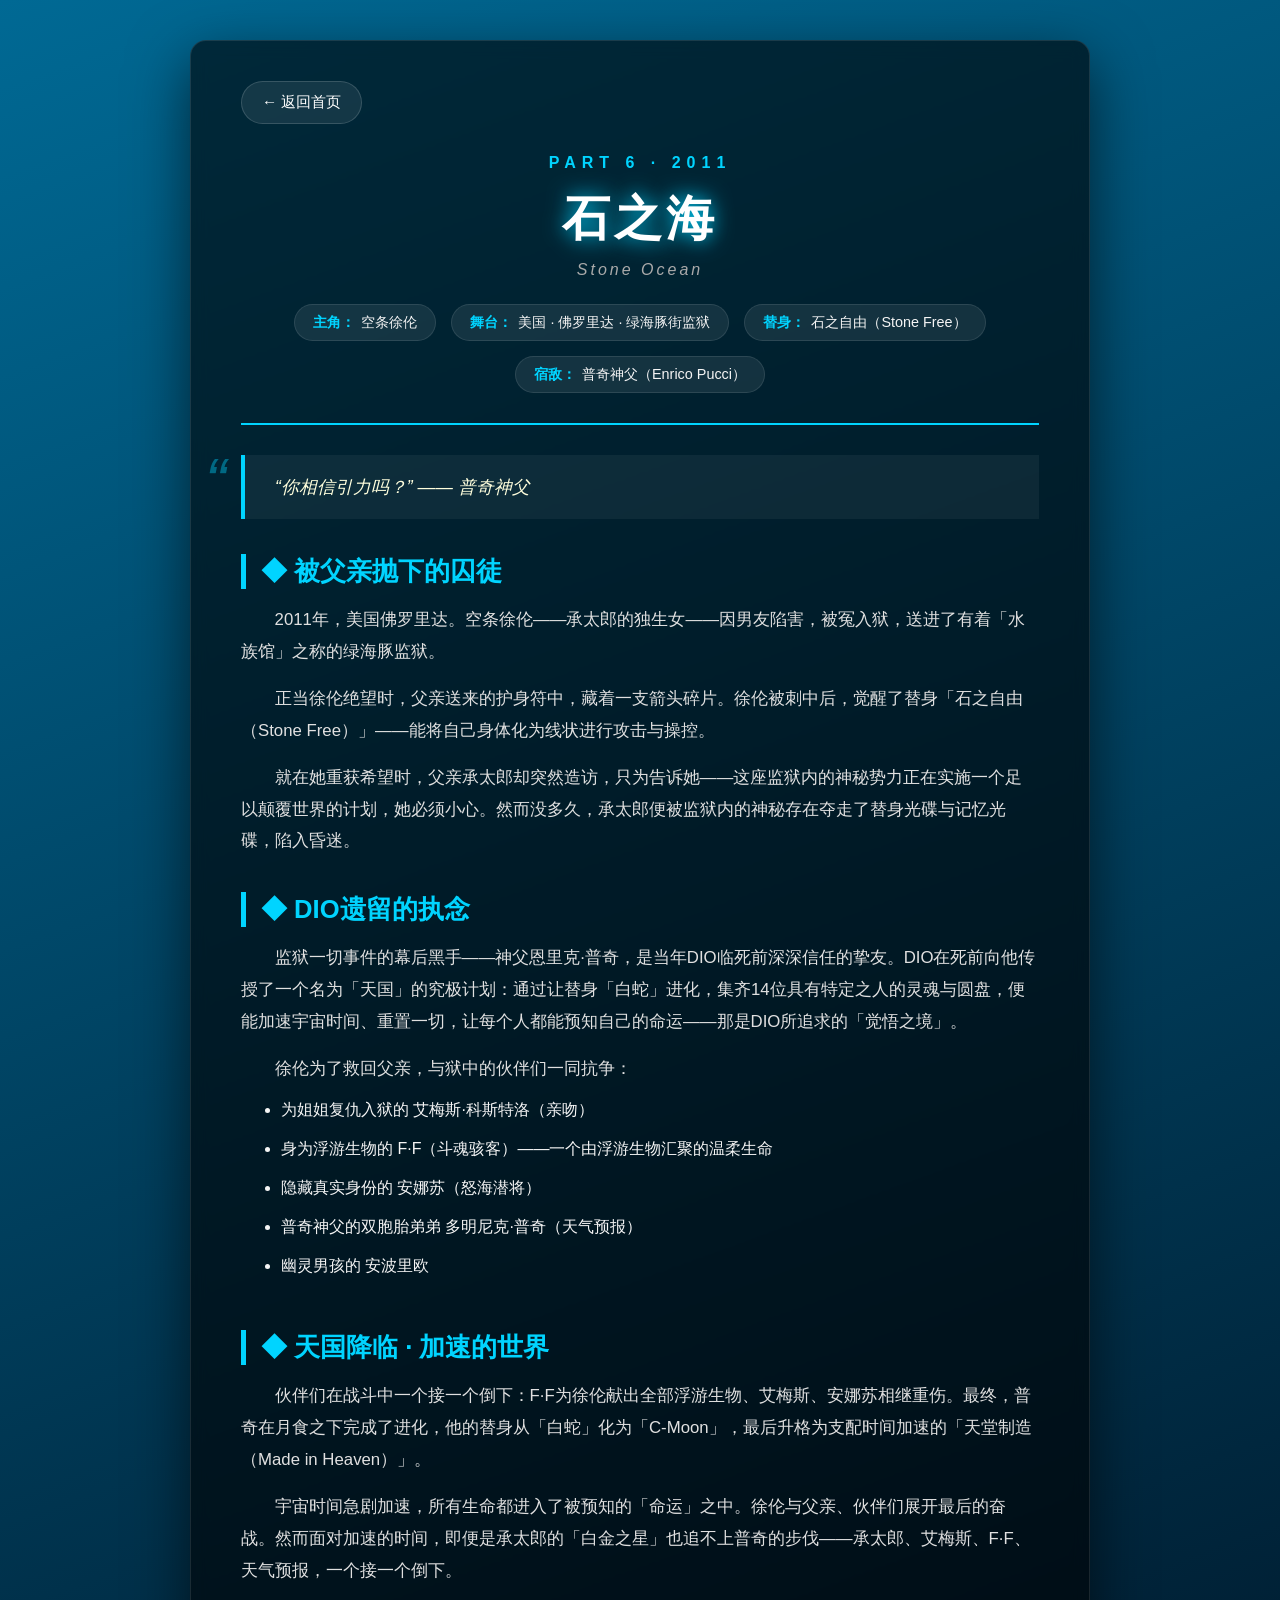
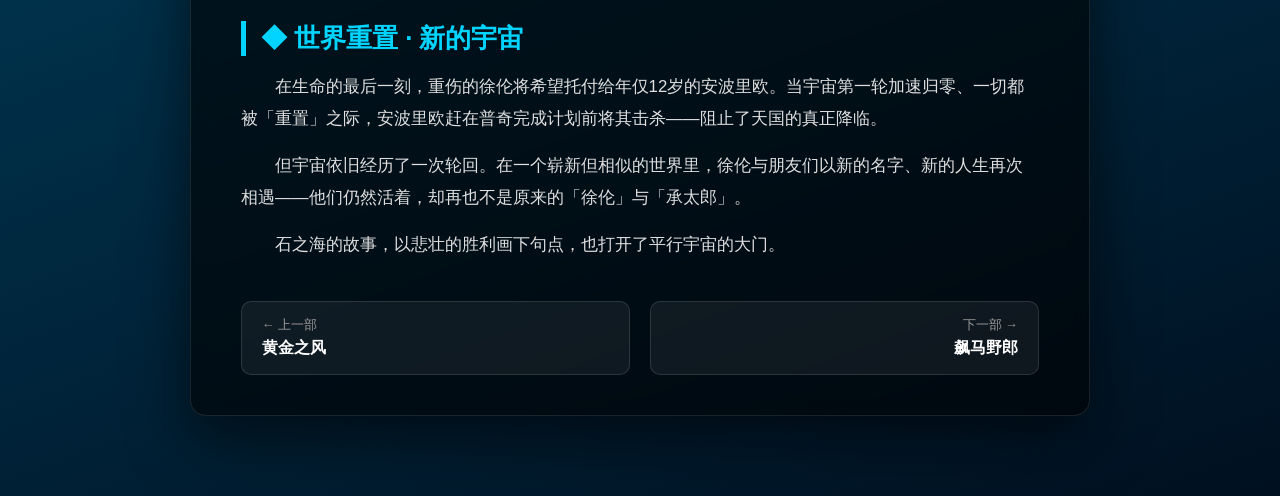
<file: parts/part6.html>
<!DOCTYPE html>
<html lang="zh-CN">

<head>
    <meta charset="UTF-8">
    <meta name="viewport" content="width=device-width, initial-scale=1.0">
    <title>第六部 · 石之海 | JOJO</title>
    <link rel="stylesheet" href="../css/style.css">
</head>

<body class="part-page page-6">
    <div class="part-container">
        <a href="../index.html" class="back-btn">← 返回首页</a>

        <div class="part-header">
            <div class="part-label">PART 6 · 2011</div>
            <h1>石之海</h1>
            <div class="en-title">Stone Ocean</div>
            <div class="part-meta">
                <div class="meta-item"><strong>主角：</strong>空条徐伦</div>
                <div class="meta-item"><strong>舞台：</strong>美国 · 佛罗里达 · 绿海豚街监狱</div>
                <div class="meta-item"><strong>替身：</strong>石之自由（Stone Free）</div>
                <div class="meta-item"><strong>宿敌：</strong>普奇神父（Enrico Pucci）</div>
            </div>
        </div>

        <div class="quote">
            “你相信引力吗？” —— 普奇神父
        </div>

        <section class="story-section">
            <h2>◆ 被父亲抛下的囚徒</h2>
            <p>2011年，美国佛罗里达。空条徐伦——承太郎的独生女——因男友陷害，被冤入狱，送进了有着「水族馆」之称的绿海豚监狱。</p>
            <p>正当徐伦绝望时，父亲送来的护身符中，藏着一支箭头碎片。徐伦被刺中后，觉醒了替身「石之自由（Stone Free）」——能将自己身体化为线状进行攻击与操控。</p>
            <p>就在她重获希望时，父亲承太郎却突然造访，只为告诉她——这座监狱内的神秘势力正在实施一个足以颠覆世界的计划，她必须小心。然而没多久，承太郎便被监狱内的神秘存在夺走了替身光碟与记忆光碟，陷入昏迷。</p>
        </section>

        <section class="story-section">
            <h2>◆ DIO遗留的执念</h2>
            <p>监狱一切事件的幕后黑手——神父恩里克·普奇，是当年DIO临死前深深信任的挚友。DIO在死前向他传授了一个名为「天国」的究极计划：通过让替身「白蛇」进化，集齐14位具有特定之人的灵魂与圆盘，便能加速宇宙时间、重置一切，让每个人都能预知自己的命运——那是DIO所追求的「觉悟之境」。
            </p>
            <p>徐伦为了救回父亲，与狱中的伙伴们一同抗争：</p>
            <div style="padding-left: 40px;">
                <ul>
                    <li> 为姐姐复仇入狱的 艾梅斯·科斯特洛（亲吻）</li><br>
                    <li> 身为浮游生物的 F·F（斗魂骇客）——一个由浮游生物汇聚的温柔生命</li><br>
                    <li> 隐藏真实身份的 安娜苏（怒海潜将）</li><br>
                    <li>普奇神父的双胞胎弟弟 多明尼克·普奇（天气预报）</li><br>
                    <li> 幽灵男孩的 安波里欧 </li><br>
                </ul>
            </div>
        </section>

        <section class="story-section">
            <h2>◆ 天国降临 · 加速的世界</h2>
            <p>伙伴们在战斗中一个接一个倒下：F·F为徐伦献出全部浮游生物、艾梅斯、安娜苏相继重伤。最终，普奇在月食之下完成了进化，他的替身从「白蛇」化为「C-Moon」，最后升格为支配时间加速的「天堂制造（Made
                in Heaven）」。</p>
            <p>宇宙时间急剧加速，所有生命都进入了被预知的「命运」之中。徐伦与父亲、伙伴们展开最后的奋战。然而面对加速的时间，即便是承太郎的「白金之星」也追不上普奇的步伐——承太郎、艾梅斯、F·F、天气预报，一个接一个倒下。
            </p>
        </section>

        <section class="story-section">
            <h2>◆ 世界重置 · 新的宇宙</h2>
            <p>在生命的最后一刻，重伤的徐伦将希望托付给年仅12岁的安波里欧。当宇宙第一轮加速归零、一切都被「重置」之际，安波里欧赶在普奇完成计划前将其击杀——阻止了天国的真正降临。</p>
            <p>但宇宙依旧经历了一次轮回。在一个崭新但相似的世界里，徐伦与朋友们以新的名字、新的人生再次相遇——他们仍然活着，却再也不是原来的「徐伦」与「承太郎」。</p>
            <p>石之海的故事，以悲壮的胜利画下句点，也打开了平行宇宙的大门。</p>
        </section>

        <div class="part-nav">
            <a href="part5.html" class="nav-link prev">
                <span class="label">← 上一部</span>
                <span class="title">黄金之风</span>
            </a>
            <a href="part7.html" class="nav-link next">
                <span class="label">下一部 →</span>
                <span class="title">飙马野郎</span>
            </a>
        </div>
    </div>
</body>

</html>
</file>
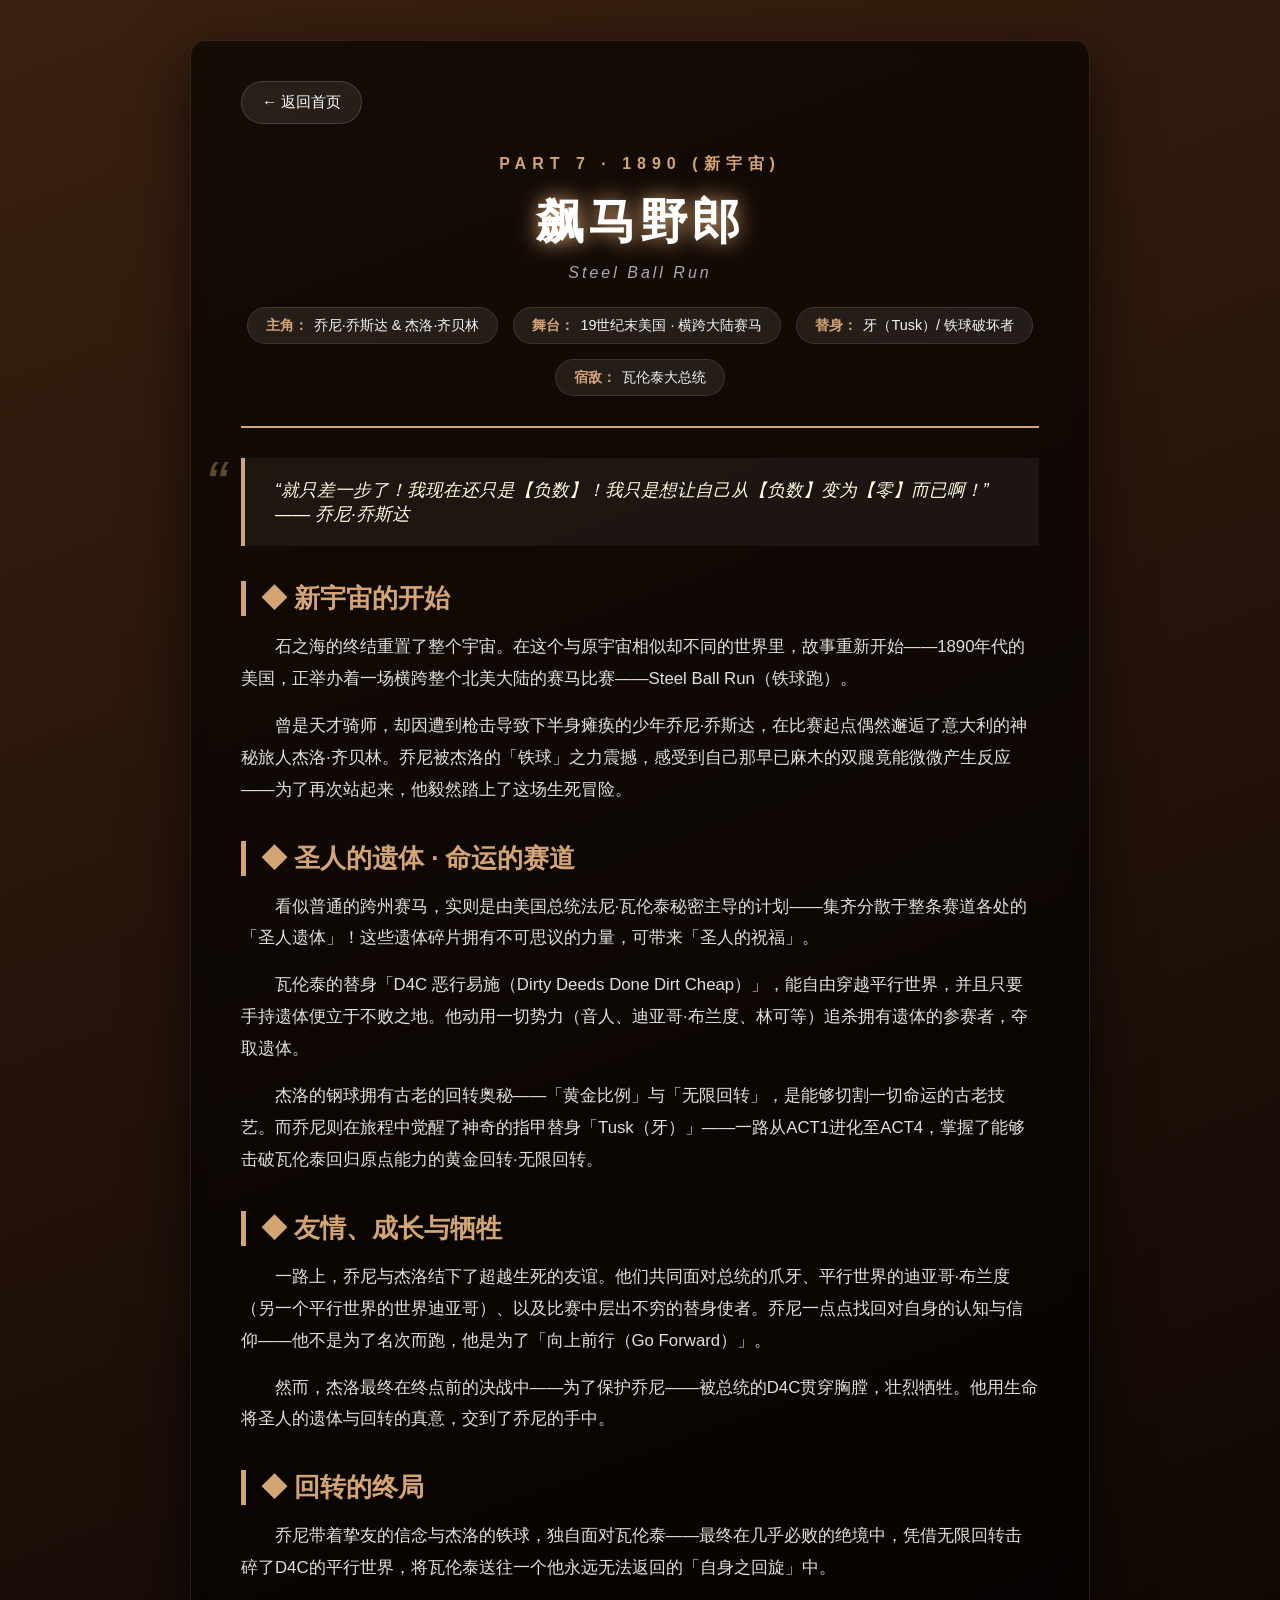
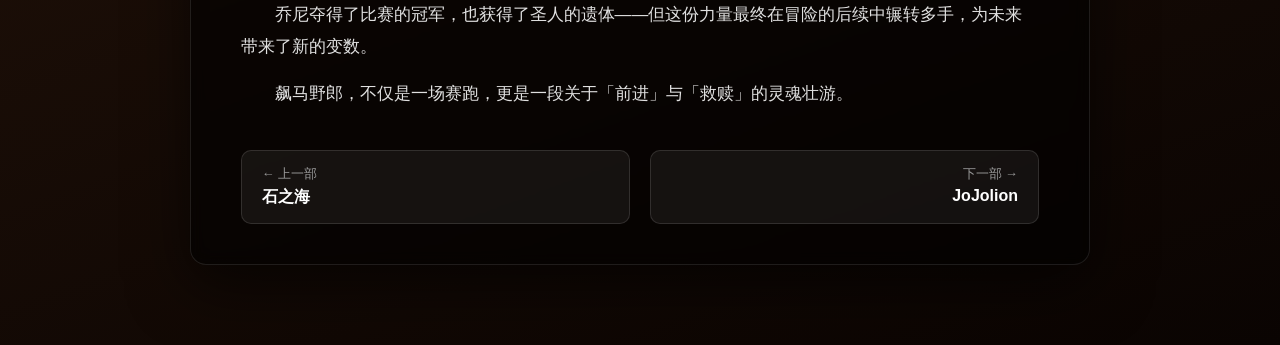
<file: parts/part7.html>
<!DOCTYPE html>
<html lang="zh-CN">

<head>
    <meta charset="UTF-8">
    <meta name="viewport" content="width=device-width, initial-scale=1.0">
    <title>第七部 · 飙马野郎 | JOJO</title>
    <link rel="stylesheet" href="../css/style.css">
</head>

<body class="part-page page-7">
    <div class="part-container">
        <a href="../index.html" class="back-btn">← 返回首页</a>

        <div class="part-header">
            <div class="part-label">PART 7 · 1890 (新宇宙)</div>
            <h1>飙马野郎</h1>
            <div class="en-title">Steel Ball Run</div>
            <div class="part-meta">
                <div class="meta-item"><strong>主角：</strong>乔尼·乔斯达 & 杰洛·齐贝林</div>
                <div class="meta-item"><strong>舞台：</strong>19世纪末美国 · 横跨大陆赛马</div>
                <div class="meta-item"><strong>替身：</strong>牙（Tusk）/ 铁球破坏者</div>
                <div class="meta-item"><strong>宿敌：</strong>瓦伦泰大总统</div>
            </div>
        </div>

        <div class="quote">
            “就只差一步了！我现在还只是【负数】！我只是想让自己从【负数】变为【零】而已啊！” —— 乔尼·乔斯达
        </div>

        <section class="story-section">
            <h2>◆ 新宇宙的开始</h2>
            <p>石之海的终结重置了整个宇宙。在这个与原宇宙相似却不同的世界里，故事重新开始——1890年代的美国，正举办着一场横跨整个北美大陆的赛马比赛——Steel Ball Run（铁球跑）。</p>
            <p>曾是天才骑师，却因遭到枪击导致下半身瘫痪的少年乔尼·乔斯达，在比赛起点偶然邂逅了意大利的神秘旅人杰洛·齐贝林。乔尼被杰洛的「铁球」之力震撼，感受到自己那早已麻木的双腿竟能微微产生反应——为了再次站起来，他毅然踏上了这场生死冒险。
            </p>
        </section>

        <section class="story-section">
            <h2>◆ 圣人的遗体 · 命运的赛道</h2>
            <p>看似普通的跨州赛马，实则是由美国总统法尼·瓦伦泰秘密主导的计划——集齐分散于整条赛道各处的「圣人遗体」！这些遗体碎片拥有不可思议的力量，可带来「圣人的祝福」。</p>
            <p>瓦伦泰的替身「D4C 恶行易施（Dirty Deeds Done Dirt
                Cheap）」，能自由穿越平行世界，并且只要手持遗体便立于不败之地。他动用一切势力（音人、迪亚哥·布兰度、林可等）追杀拥有遗体的参赛者，夺取遗体。</p>
            <p>杰洛的钢球拥有古老的回转奥秘——「黄金比例」与「无限回转」，是能够切割一切命运的古老技艺。而乔尼则在旅程中觉醒了神奇的指甲替身「Tusk（牙）」——一路从ACT1进化至ACT4，掌握了能够击破瓦伦泰回归原点能力的黄金回转·无限回转。
            </p>
        </section>

        <section class="story-section">
            <h2>◆ 友情、成长与牺牲</h2>
            <p>一路上，乔尼与杰洛结下了超越生死的友谊。他们共同面对总统的爪牙、平行世界的迪亚哥·布兰度（另一个平行世界的世界迪亚哥）、以及比赛中层出不穷的替身使者。乔尼一点点找回对自身的认知与信仰——他不是为了名次而跑，他是为了「向上前行（Go
                Forward）」。</p>
            <p>然而，杰洛最终在终点前的决战中——为了保护乔尼——被总统的D4C贯穿胸膛，壮烈牺牲。他用生命将圣人的遗体与回转的真意，交到了乔尼的手中。</p>
        </section>

        <section class="story-section">
            <h2>◆ 回转的终局</h2>
            <p>乔尼带着挚友的信念与杰洛的铁球，独自面对瓦伦泰——最终在几乎必败的绝境中，凭借无限回转击碎了D4C的平行世界，将瓦伦泰送往一个他永远无法返回的「自身之回旋」中。</p>
            <p>乔尼夺得了比赛的冠军，也获得了圣人的遗体——但这份力量最终在冒险的后续中辗转多手，为未来带来了新的变数。</p>
            <p>飙马野郎，不仅是一场赛跑，更是一段关于「前进」与「救赎」的灵魂壮游。</p>
        </section>

        <div class="part-nav">
            <a href="part6.html" class="nav-link prev">
                <span class="label">← 上一部</span>
                <span class="title">石之海</span>
            </a>
            <a href="part8.html" class="nav-link next">
                <span class="label">下一部 →</span>
                <span class="title">JoJolion</span>
            </a>
        </div>
    </div>
</body>

</html>
</file>
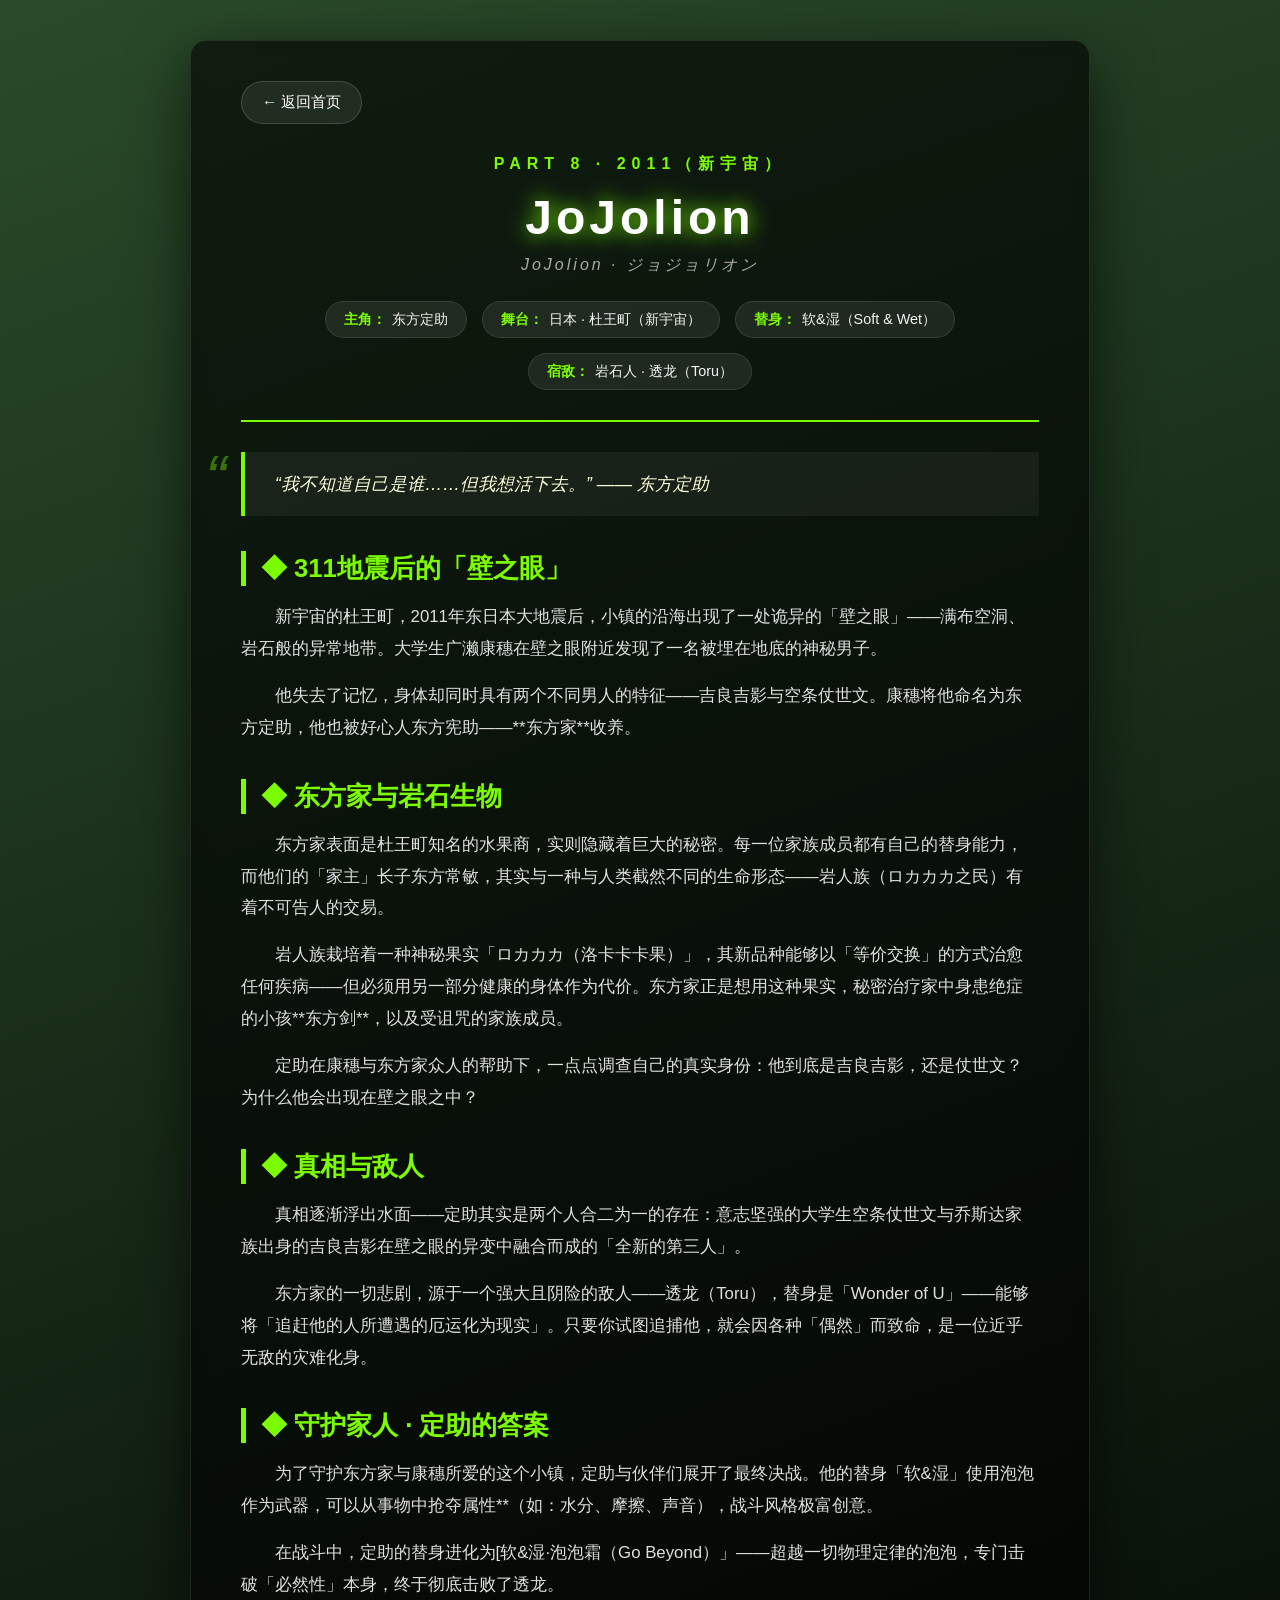
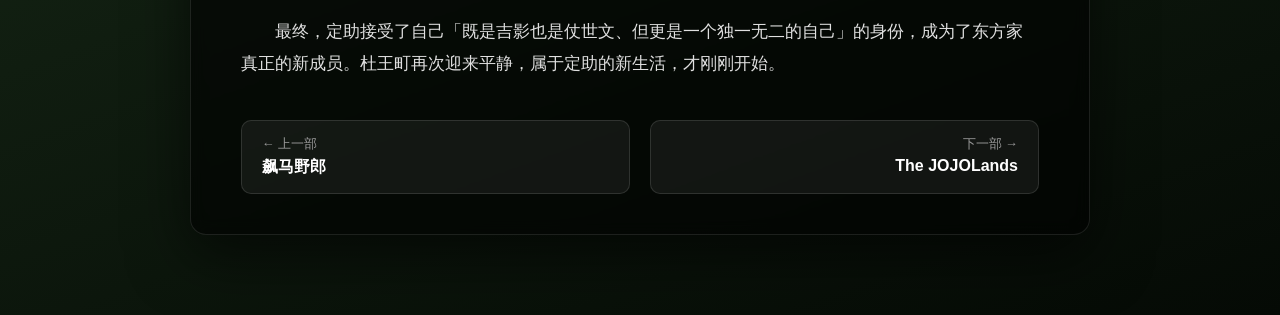
<file: parts/part8.html>
<!DOCTYPE html>
<html lang="zh-CN">

<head>
    <meta charset="UTF-8">
    <meta name="viewport" content="width=device-width, initial-scale=1.0">
    <title>第八部 · JoJolion | JOJO</title>
    <link rel="stylesheet" href="../css/style.css">
</head>

<body class="part-page page-8">
    <div class="part-container">
        <a href="../index.html" class="back-btn">← 返回首页</a>

        <div class="part-header">
            <div class="part-label">PART 8 · 2011（新宇宙）</div>
            <h1>JoJolion</h1>
            <div class="en-title">JoJolion · ジョジョリオン</div>
            <div class="part-meta">
                <div class="meta-item"><strong>主角：</strong>东方定助</div>
                <div class="meta-item"><strong>舞台：</strong>日本 · 杜王町（新宇宙）</div>
                <div class="meta-item"><strong>替身：</strong>软&amp;湿（Soft &amp; Wet）</div>
                <div class="meta-item"><strong>宿敌：</strong>岩石人 · 透龙（Toru）</div>
            </div>
        </div>

        <div class="quote">
            “我不知道自己是谁……但我想活下去。” —— 东方定助
        </div>

        <section class="story-section">
            <h2>◆ 311地震后的「壁之眼」</h2>
            <p>新宇宙的杜王町，2011年东日本大地震后，小镇的沿海出现了一处诡异的「壁之眼」——满布空洞、岩石般的异常地带。大学生广濑康穗在壁之眼附近发现了一名被埋在地底的神秘男子。</p>
            <p>他失去了记忆，身体却同时具有两个不同男人的特征——吉良吉影与空条仗世文。康穗将他命名为东方定助，他也被好心人东方宪助——**东方家**收养。</p>
        </section>

        <section class="story-section">
            <h2>◆ 东方家与岩石生物</h2>
            <p>东方家表面是杜王町知名的水果商，实则隐藏着巨大的秘密。每一位家族成员都有自己的替身能力，而他们的「家主」长子东方常敏，其实与一种与人类截然不同的生命形态——岩人族（ロカカカ之民）有着不可告人的交易。
            </p>
            <p>岩人族栽培着一种神秘果实「ロカカカ（洛卡卡卡果）」，其新品种能够以「等价交换」的方式治愈任何疾病——但必须用另一部分健康的身体作为代价。东方家正是想用这种果实，秘密治疗家中身患绝症的小孩**东方剑**，以及受诅咒的家族成员。
            </p>
            <p>定助在康穗与东方家众人的帮助下，一点点调查自己的真实身份：他到底是吉良吉影，还是仗世文？为什么他会出现在壁之眼之中？</p>
        </section>

        <section class="story-section">
            <h2>◆ 真相与敌人</h2>
            <p>真相逐渐浮出水面——定助其实是两个人合二为一的存在：意志坚强的大学生空条仗世文与乔斯达家族出身的吉良吉影在壁之眼的异变中融合而成的「全新的第三人」。</p>
            <p>东方家的一切悲剧，源于一个强大且阴险的敌人——透龙（Toru），替身是「Wonder of
                U」——能够将「追赶他的人所遭遇的厄运化为现实」。只要你试图追捕他，就会因各种「偶然」而致命，是一位近乎无敌的灾难化身。</p>
        </section>

        <section class="story-section">
            <h2>◆ 守护家人 · 定助的答案</h2>
            <p>为了守护东方家与康穗所爱的这个小镇，定助与伙伴们展开了最终决战。他的替身「软&amp;湿」使用泡泡作为武器，可以从事物中抢夺属性**（如：水分、摩擦、声音），战斗风格极富创意。</p>
            <p>在战斗中，定助的替身进化为[软&amp;湿·泡泡霜（Go Beyond）」——超越一切物理定律的泡泡，专门击破「必然性」本身，终于彻底击败了透龙。</p>
            <p>最终，定助接受了自己「既是吉影也是仗世文、但更是一个独一无二的自己」的身份，成为了东方家真正的新成员。杜王町再次迎来平静，属于定助的新生活，才刚刚开始。</p>
        </section>

        <div class="part-nav">
            <a href="part7.html" class="nav-link prev">
                <span class="label">← 上一部</span>
                <span class="title">飙马野郎</span>
            </a>
            <a href="part9.html" class="nav-link next">
                <span class="label">下一部 →</span>
                <span class="title">The JOJOLands</span>
            </a>
        </div>
    </div>
</body>

</html>
</file>
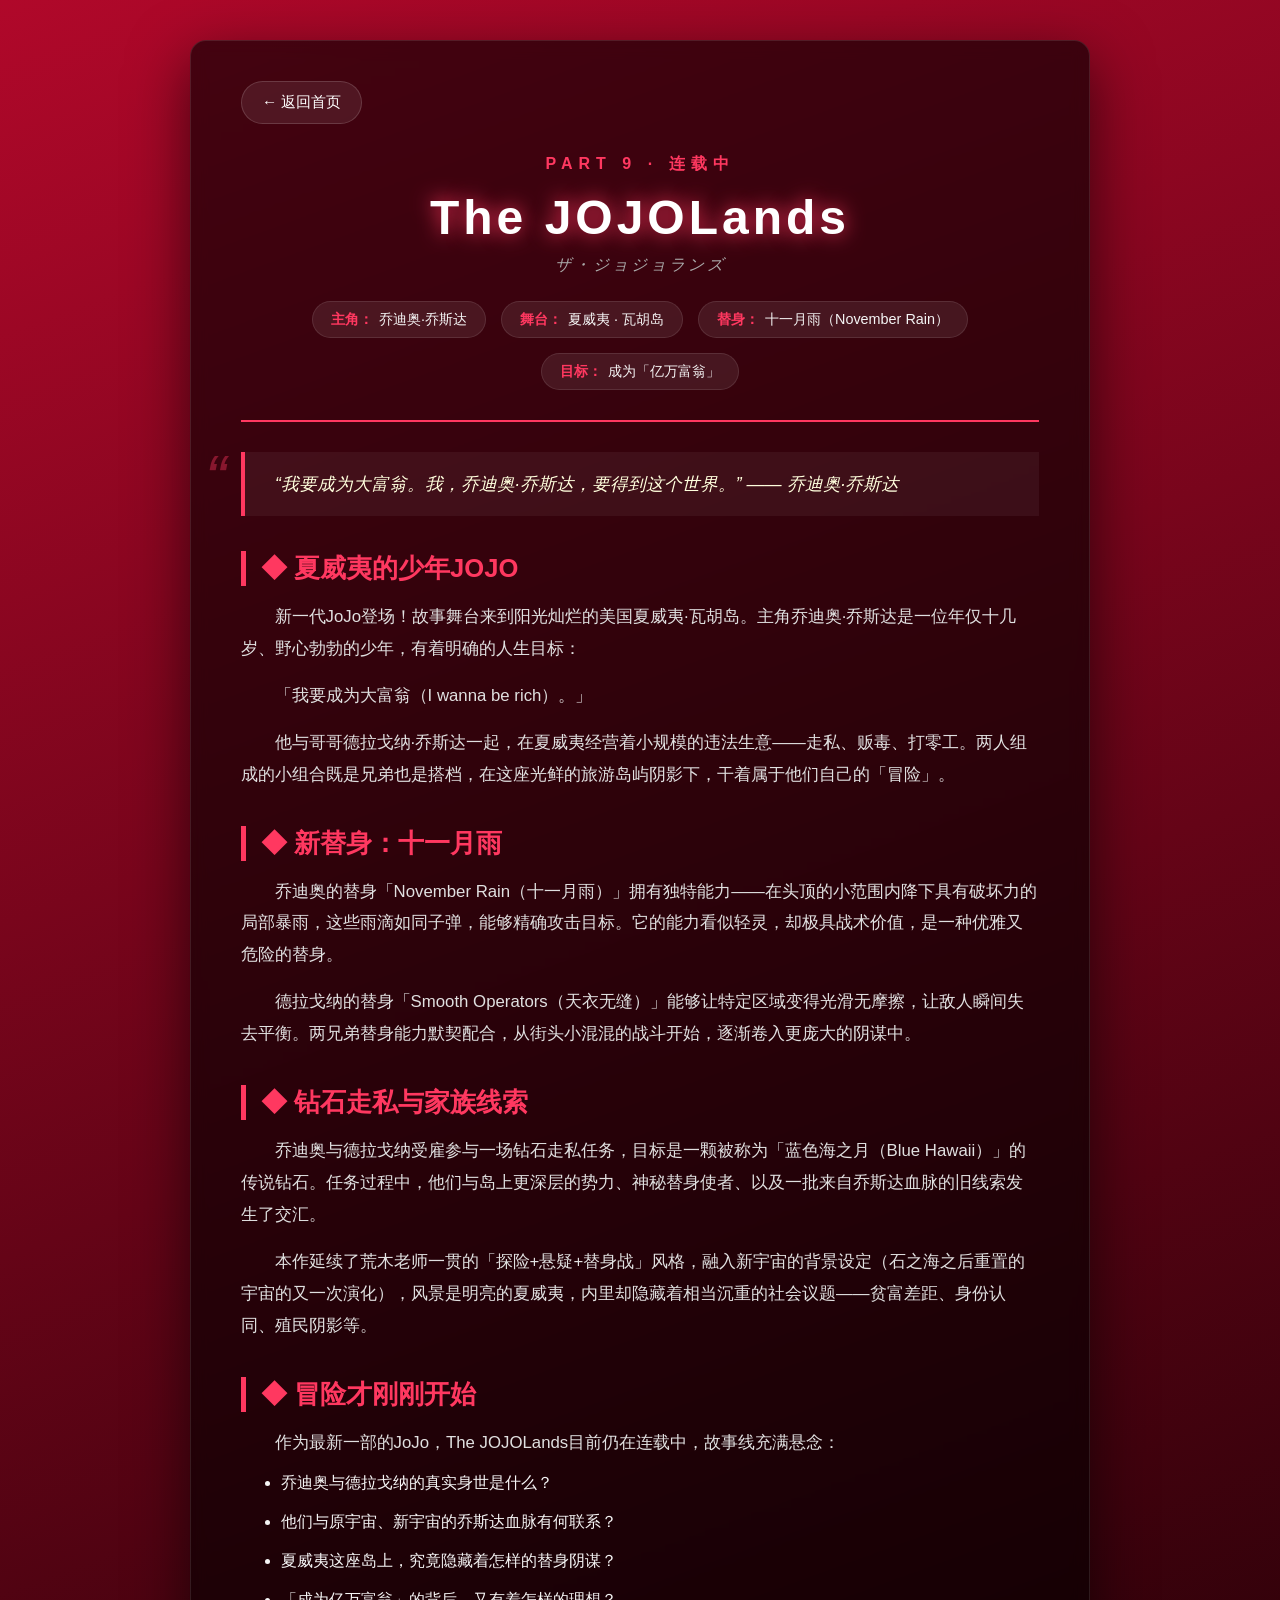
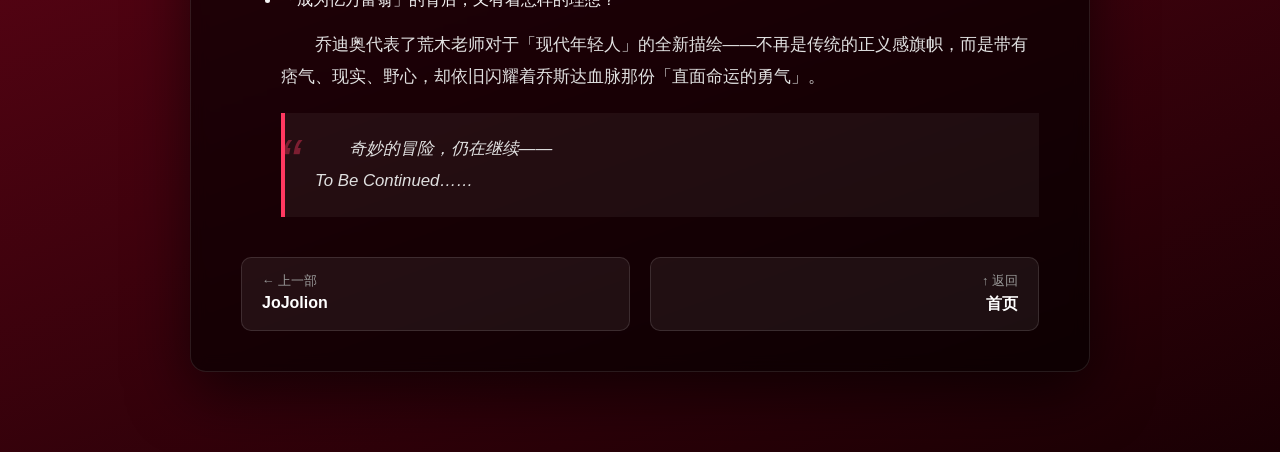
<file: parts/part9.html>
<!DOCTYPE html>
<html lang="zh-CN">

<head>
    <meta charset="UTF-8">
    <meta name="viewport" content="width=device-width, initial-scale=1.0">
    <title>第九部 · The JOJOLands | JOJO</title>
    <link rel="stylesheet" href="../css/style.css">
</head>

<body class="part-page page-9">
    <div class="part-container">
        <a href="../index.html" class="back-btn">← 返回首页</a>

        <div class="part-header">
            <div class="part-label">PART 9 · 连载中</div>
            <h1>The JOJOLands</h1>
            <div class="en-title">ザ・ジョジョランズ</div>
            <div class="part-meta">
                <div class="meta-item"><strong>主角：</strong>乔迪奥·乔斯达</div>
                <div class="meta-item"><strong>舞台：</strong>夏威夷 · 瓦胡岛</div>
                <div class="meta-item"><strong>替身：</strong>十一月雨（November Rain）</div>
                <div class="meta-item"><strong>目标：</strong>成为「亿万富翁」</div>
            </div>
        </div>

        <div class="quote">
            “我要成为大富翁。我，乔迪奥·乔斯达，要得到这个世界。” —— 乔迪奥·乔斯达
        </div>

        <section class="story-section">
            <h2>◆ 夏威夷的少年JOJO</h2>
            <p>新一代JoJo登场！故事舞台来到阳光灿烂的美国夏威夷·瓦胡岛。主角乔迪奥·乔斯达是一位年仅十几岁、野心勃勃的少年，有着明确的人生目标：</p>
            <p>「我要成为大富翁（I wanna be rich）。」</p>
            <p>他与哥哥德拉戈纳·乔斯达一起，在夏威夷经营着小规模的违法生意——走私、贩毒、打零工。两人组成的小组合既是兄弟也是搭档，在这座光鲜的旅游岛屿阴影下，干着属于他们自己的「冒险」。</p>
        </section>

        <section class="story-section">
            <h2>◆ 新替身：十一月雨</h2>
            <p>乔迪奥的替身「November
                Rain（十一月雨）」拥有独特能力——在头顶的小范围内降下具有破坏力的局部暴雨，这些雨滴如同子弹，能够精确攻击目标。它的能力看似轻灵，却极具战术价值，是一种优雅又危险的替身。</p>
            <p>德拉戈纳的替身「Smooth Operators（天衣无缝）」能够让特定区域变得光滑无摩擦，让敌人瞬间失去平衡。两兄弟替身能力默契配合，从街头小混混的战斗开始，逐渐卷入更庞大的阴谋中。</p>
        </section>

        <section class="story-section">
            <h2>◆ 钻石走私与家族线索</h2>
            <p>乔迪奥与德拉戈纳受雇参与一场钻石走私任务，目标是一颗被称为「蓝色海之月（Blue
                Hawaii）」的传说钻石。任务过程中，他们与岛上更深层的势力、神秘替身使者、以及一批来自乔斯达血脉的旧线索发生了交汇。</p>
            <p>本作延续了荒木老师一贯的「探险+悬疑+替身战」风格，融入新宇宙的背景设定（石之海之后重置的宇宙的又一次演化），风景是明亮的夏威夷，内里却隐藏着相当沉重的社会议题——贫富差距、身份认同、殖民阴影等。</p>
        </section>

        <section class="story-section">
            <h2>◆ 冒险才刚刚开始</h2>
            <p>作为最新一部的JoJo，The JOJOLands目前仍在连载中，故事线充满悬念：</p>
            <div style="padding-left: 40px;">
                <ul>
                    <li> 乔迪奥与德拉戈纳的真实身世是什么？</li><br>
                    <li> 他们与原宇宙、新宇宙的乔斯达血脉有何联系？</li><br>
                    <li> 夏威夷这座岛上，究竟隐藏着怎样的替身阴谋？</li><br>
                    <li> 「成为亿万富翁」的背后，又有着怎样的理想？</li><br>
                </ul>
                <p>乔迪奥代表了荒木老师对于「现代年轻人」的全新描绘——不再是传统的正义感旗帜，而是带有痞气、现实、野心，却依旧闪耀着乔斯达血脉那份「直面命运的勇气」。</p>
                <p class="quote" style="margin-top:20px;">奇妙的冒险，仍在继续——<br>To Be Continued……</p>
        </section>

        <div class="part-nav">
            <a href="part8.html" class="nav-link prev">
                <span class="label">← 上一部</span>
                <span class="title">JoJolion</span>
            </a>
            <a href="../index.html" class="nav-link next">
                <span class="label">↑ 返回</span>
                <span class="title">首页</span>
            </a>
        </div>
    </div>
</body>

</html>
</file>
<file: css/style.css>
/* ===== 全局样式 ===== */
/* ========================================
   全局重置
   清除所有元素的默认间距，
   让盒模型统一把边框和内边距算进宽高里
   ======================================== */
* {
    margin: 0;
    padding: 0;
    box-sizing: border-box;
}

/* ========================================
   页面基础样式
   设定全站字体、黑色背景、浅白文字，
   最小高度撑满屏幕，禁止横向滚动
   ======================================== */
body {
    font-family: "Microsoft YaHei", "PingFang SC", sans-serif;
    background: #0a0a0a;
    color: #f5f5f5;
    min-height: 100vh;
    overflow-x: hidden;
}

/* ===== 首页顶部标题 ===== */
/* ========================================
   首页顶部角色区
   居中排版，背景用椭圆渐变从暗紫散到纯黑，
   模拟舞台聚光灯效果
   ======================================== */
.hero {
    padding: 60px 20px 30px;
    text-align: center;
    background: radial-gradient(ellipse at center, #2a1a3a 0%, #0a0a0a 70%);
    position: relative;
}

/* 角色区大标题：五色渐变裁进文字里， 背景不断右移形成流光跑马效果 */
.hero h1 {
    font-size: 4rem;
    font-weight: 900;
    letter-spacing: 8px;
    background: linear-gradient(90deg, #ffd700, #ff6b35, #e63946, #a8dadc, #ffd700);
    background-size: 200% auto;
    -webkit-background-clip: text;
    background-clip: text;
    -webkit-text-fill-color: transparent;
    animation: shine 4s linear infinite;
    text-shadow: 0 0 30px rgba(255, 215, 0, 0.3);
}

/* 日文副标题：灰色小字，安静衬托 */
.hero .subtitle {
    margin-top: 15px;
    font-size: 1.2rem;
    color: #bbb;
    letter-spacing: 4px;
}

/* 经典台词标语：金色斜体，微微压低透明度 */
.hero .tagline {
    margin-top: 10px;
    font-style: italic;
    color: #ffd700;
    opacity: 0.8;
}

/* 流光动画：让渐变背景位置从起点跑到终点 */
@keyframes shine {
    to {
        background-position: 200% center;
    }
}

/* ===== 九柱JOJO画廊 ===== */
/* ========================================
   九宫格画廊
   自适应网格布局，列宽弹性伸缩，
   屏幕宽就多列，窄就少列
   ======================================== */
.gallery {
    display: grid;
    grid-template-columns: repeat(auto-fit, minmax(220px, 1fr));
    gap: 20px;
    padding: 40px;
    max-width: 1800px;
    margin: 0 auto;
}

/* ========================================
   JOJO卡片通用样式
   竖版比例，圆角裁切，悬停时上弹放大，
   阴影膨胀并发出专属颜色的光晕
   ======================================== */
.jojo-card {
    position: relative;
    aspect-ratio: 3 / 5;
    border-radius: 10px;
    overflow: hidden;
    cursor: pointer;
    text-decoration: none;
    color: inherit;
    transform: translateY(0) scale(1);
    transition: transform 0.4s cubic-bezier(.2, .9, .3, 1.3), box-shadow 0.4s ease;
    box-shadow: 0 6px 18px rgba(0, 0, 0, 0.6);
    border: 2px solid rgba(255, 255, 255, 0.08);
}

/* 卡片悬停：上移、放大、光晕扩散、
   边框变为专属强调色，提升层级避免被遮挡 */
.jojo-card:hover {
    transform: translateY(-10px) scale(1.08);
    box-shadow: 0 20px 40px rgba(0, 0, 0, 0.8), 0 0 30px var(--glow, #ffd700);
    z-index: 10;
    border-color: var(--glow, #ffd700);
}

/* ========================================
   卡片内部：立绘画布
   绝对定位铺满卡片，作为图片和装饰的容器
   ======================================== */
.jojo-card .portrait {
    position: absolute;
    inset: 0;
    background: var(--bg);
    display: flex;
    flex-direction: column;
    align-items: center;
    justify-content: center;
    overflow: hidden;
}

/* 立绘图片 —— 填充整张卡片 */
/* 立绘图片：铺满卡片但保持比例不变形，
   悬停时微微放大增加动感 */
.jojo-card .portrait img {
    position: absolute;
    inset: 0;
    width: 100%;
    height: 100%;
    object-fit: contain;
    object-position: center center;
    padding: 0;
    z-index: 1;
    transition: transform 0.5s ease;
}

.jojo-card:hover .portrait img {
    transform: scale(1.05);
}


/* 立绘：用 CSS 绘制 —— 背景 + 大字志 + 替罪羊光晕 */
/* 立绘底层装饰：径向高光加斜线纹理，
   缓慢旋转营造背景在呼吸的视觉效果 */
.jojo-card .portrait::before {
    content: "";
    position: absolute;
    top: -20%;
    left: -20%;
    width: 140%;
    height: 140%;
    background:
        radial-gradient(circle at 30% 20%, rgba(255, 255, 255, 0.18), transparent 40%),
        repeating-linear-gradient(45deg, transparent 0 20px, rgba(0, 0, 0, 0.08) 20px 22px);
    animation: rotateBg 30s linear infinite;
}

/* 背景纹理旋转动画 */
@keyframes rotateBg {
    to {
        transform: rotate(360deg);
    }
}


/* ========================================
   卡片底部信息栏
   从透明渐变到浓黑盖住图片下沿，
   让文字浮在暗雾上清晰可读
   ======================================== */
.jojo-card .info {
    position: absolute;
    bottom: 0;
    left: 0;
    right: 0;
    padding: 10px 10px 8px;
    background: linear-gradient(to top, rgba(0, 0, 0, 0.95) 0%, rgba(0, 0, 0, 0.7) 60%, transparent 100%);
    z-index: 3;
}

/* 部号：专属强调色小字 */
.jojo-card .part-num {
    font-size: 0.8rem;
    color: var(--glow, #ffd700);
    letter-spacing: 2px;
    font-weight: bold;
}

/* 角色中文名：白色粗体 */
.jojo-card .name {
    font-size: 1.1rem;
    font-weight: bold;
    margin-top: 4px;
    letter-spacing: 1px;
}

/* 角色英文名：灰色缩小 */
.jojo-card .en-name {
    font-size: 0.75rem;
    color: #aaa;
    margin-top: 2px;
    letter-spacing: 1px;
}

/* 每个JOJO的专属配色 */
/* ========================================
   各部专属配色变量
   每部定义底色渐变和发光颜色
   ======================================== */
.jojo-1 {
    --bg: linear-gradient(160deg, #1a2f4a 0%, #0a1826 100%);
    --glow: #4a9eff;
}

.jojo-2 {
    --bg: linear-gradient(160deg, #8b4513 0%, #3a1f0a 100%);
    --glow: #ff9a3c;
}

.jojo-3 {
    --bg: linear-gradient(160deg, #1a1a1a 0%, #000 100%);
    --glow: #9b59b6;
}

.jojo-4 {
    --bg: linear-gradient(160deg, #4a1a4a 0%, #1a0a2a 100%);
    --glow: #ff4da6;
}

.jojo-5 {
    --bg: linear-gradient(160deg, #c9a227 0%, #4a3800 100%);
    --glow: #ffd700;
}

.jojo-6 {
    --bg: linear-gradient(160deg, #006994 0%, #002137 100%);
    --glow: #00d4ff;
}

.jojo-7 {
    --bg: linear-gradient(160deg, #3a2010 0%, #1a0a04 100%);
    --glow: #d4a574;
}

.jojo-8 {
    --bg: linear-gradient(160deg, #2a4a2a 0%, #0a1a0a 100%);
    --glow: #7cfc00;
}

.jojo-9 {
    --bg: linear-gradient(160deg, #b0082a 0%, #3a0008 100%);
    --glow: #ff3860;
}

/* ===== 页脚 ===== */
/* ========================================
   页脚
   居中灰色小字，顶部细线隔开
   ======================================== */
.footer {
    text-align: center;
    padding: 40px 20px;
    color: #666;
    font-size: 0.9rem;
    border-top: 1px solid #222;
    margin-top: 40px;
}

/* ===== 剧情页 ===== */
/* ========================================
   剧情详情页：页面级样式
   背景色由各部变量控制，撑满全屏
   ======================================== */
.part-page {
    min-height: 100vh;
    background: var(--part-bg, linear-gradient(160deg, #1a1a1a, #000));
    padding: 40px 20px 80px;
}

/* 剧情页内容容器：毛玻璃卡片效果，
   限定最大宽度居中，圆角阴影细边框 */
.part-container {
    max-width: 900px;
    margin: 0 auto;
    background: rgba(0, 0, 0, 0.6);
    backdrop-filter: blur(8px);
    border-radius: 16px;
    padding: 40px 50px;
    border: 1px solid rgba(255, 255, 255, 0.1);
    box-shadow: 0 20px 60px rgba(0, 0, 0, 0.6);
}

/* 返回按钮：胶囊形状，悬停时往左微移暗示方向 */
.back-btn {
    display: inline-flex;
    align-items: center;
    gap: 8px;
    padding: 10px 20px;
    background: rgba(255, 255, 255, 0.08);
    color: #fff;
    text-decoration: none;
    border-radius: 30px;
    font-size: 0.95rem;
    transition: all 0.3s;
    border: 1px solid rgba(255, 255, 255, 0.15);
    margin-bottom: 30px;
}

.back-btn:hover {
    background: rgba(255, 255, 255, 0.18);
    transform: translateX(-4px);
}

/* ========================================
   剧情页标题区
   居中排列，底部用强调色画分割线
   ======================================== */
.part-header {
    text-align: center;
    padding-bottom: 30px;
    margin-bottom: 30px;
    border-bottom: 2px solid var(--accent, #ffd700);
}

/* 部编号和年代：强调色大写小字 */
.part-header .part-label {
    font-size: 1rem;
    color: var(--accent, #ffd700);
    letter-spacing: 6px;
    font-weight: bold;
}

/* 部名大标题：白色，带强调色光晕 */
.part-header h1 {
    font-size: 3rem;
    margin: 15px 0 10px;
    color: #fff;
    letter-spacing: 4px;
    text-shadow: 0 0 20px var(--accent, #ffd700);
}

/* 英文副标题：灰色斜体 */
.part-header .en-title {
    font-size: 1rem;
    color: #aaa;
    font-style: italic;
    letter-spacing: 3px;
}

/* 角色信息标签栏：横向弹性排列，自动换行 */
.part-meta {
    display: flex;
    flex-wrap: wrap;
    gap: 15px;
    justify-content: center;
    margin-top: 25px;
}

/* 单个信息标签：半透明胶囊，标签名用强调色 */
.meta-item {
    padding: 8px 18px;
    background: rgba(255, 255, 255, 0.08);
    border-radius: 20px;
    font-size: 0.9rem;
    border: 1px solid rgba(255, 255, 255, 0.1);
}

.meta-item strong {
    color: var(--accent, #ffd700);
    margin-right: 6px;
}

/* ========================================
   故事段落区
   每段有左侧色条标题和缩进正文
   ======================================== */
.story-section {
    margin-top: 35px;
}

/* 段落小标题：左边插一根强调色竖条当视觉锚点 */
.story-section h2 {
    font-size: 1.6rem;
    color: var(--accent, #ffd700);
    margin-bottom: 15px;
    padding-left: 15px;
    border-left: 5px solid var(--accent, #ffd700);
}

.story-section p {
    font-size: 1.05rem;
    line-height: 1.9;
    color: #e0e0e0;
    margin-bottom: 15px;
    text-indent: 2em;
}

/* ========================================
   经典台词引用块
   左侧强调色竖条，淡底衬托，
   左上角放一个巨型装饰引号
   ======================================== */
.quote {
    margin: 30px 0;
    padding: 20px 30px;
    background: rgba(255, 255, 255, 0.05);
    border-left: 4px solid var(--accent, #ffd700);
    font-style: italic;
    font-size: 1.1rem;
    color: #ffd;
    position: relative;
}

/* 装饰性大引号 */
.quote::before {
    content: "\201C";
    position: absolute;
    top: -10px;
    left: -40px;
    font-size: 4rem;
    color: var(--accent, #ffd700);
    opacity: 0.4;
}

/* 部间导航 */
/* ========================================
   部间翻页导航
   左右两栏对称，分别指向上一部和下一部
   ======================================== */
.part-nav {
    display: flex;
    justify-content: space-between;
    margin-top: 40px;
    gap: 20px;
}

/* 导航链接：半透明圆角小卡片，
   悬停时上浮并泛起暖色光 */
.nav-link {
    flex: 1;
    padding: 15px 20px;
    background: rgba(255, 255, 255, 0.06);
    border: 1px solid rgba(255, 255, 255, 0.12);
    border-radius: 10px;
    color: #fff;
    text-decoration: none;
    transition: all 0.3s;
}

.nav-link:hover {
    background: rgba(255, 215, 0, 0.15);
    border-color: var(--accent, #ffd700);
    transform: translateY(-3px);
}

/* 上一部靠左，下一部靠右 */
.nav-link.prev {
    text-align: left;
}

.nav-link.next {
    text-align: right;
}

/* 方向提示小字 */
.nav-link .label {
    font-size: 0.8rem;
    color: #999;
    display: block;
    margin-bottom: 4px;
}

/* 部名粗体 */
.nav-link .title {
    font-size: 1rem;
    font-weight: bold;
}

.nav-link.disabled {
    opacity: 0.3;
    pointer-events: none;
}

/* 各部剧情页配色 */
/* ========================================
   各部剧情页专属配色
   分别定义页面背景渐变和强调色
   ======================================== */
.page-1 {
    --part-bg: linear-gradient(160deg, #1a2f4a 0%, #050a15 100%);
    --accent: #4a9eff;
}

.page-2 {
    --part-bg: linear-gradient(160deg, #8b4513 0%, #1a0f05 100%);
    --accent: #ff9a3c;
}

.page-3 {
    --part-bg: linear-gradient(160deg, #1a1a1a 0%, #000 100%);
    --accent: #b072d6;
}

.page-4 {
    --part-bg: linear-gradient(160deg, #4a1a4a 0%, #0a0510 100%);
    --accent: #ff4da6;
}

.page-5 {
    --part-bg: linear-gradient(160deg, #c9a227 0%, #2a1f00 100%);
    --accent: #ffd700;
}

.page-6 {
    --part-bg: linear-gradient(160deg, #006994 0%, #001020 100%);
    --accent: #00d4ff;
}

.page-7 {
    --part-bg: linear-gradient(160deg, #3a2010 0%, #0a0402 100%);
    --accent: #d4a574;
}

.page-8 {
    --part-bg: linear-gradient(160deg, #2a4a2a 0%, #050a05 100%);
    --accent: #7cfc00;
}

.page-9 {
    --part-bg: linear-gradient(160deg, #b0082a 0%, #1a0004 100%);
    --accent: #ff3860;
}

/* 响应式 */
/* ========================================
   响应式适配：小屏幕
   缩小字号，画廊改两列，容器收窄内边距
   ======================================== */
@media (max-width: 768px) {
    .hero h1 {
        font-size: 2.5rem;
        letter-spacing: 4px;
    }

    .gallery {
        grid-template-columns: repeat(2, 1fr);
        padding: 20px;
        gap: 15px;
    }

    .part-container {
        padding: 25px 20px;
    }

    .part-header h1 {
        font-size: 2rem;
    }
}


/* ===== 翻转卡片特效 (第七部双主角专属) ===== */
.jojo-card.flip-card {
    perspective: 1000px;
    /* 取消外层裁剪，使3D翻转不被截断 */
    overflow: visible;
}

/* 翻转内层容器：保持三维空间，
   悬停时用弹性曲线翻转半圈 */
.flip-inner {
    position: relative;
    width: 100%;
    height: 100%;
    transition: transform 1.0s cubic-bezier(0.175, 0.885, 0.32, 1.275);
    transform-style: preserve-3d;
}

.jojo-card.flip-card:hover .flip-inner {
    transform: rotateY(180deg);
}

/* 正面和背面：各自隐藏自己的背面，
   圆角裁切，背景用各部变量 */
.flip-front,
.flip-back {
    position: absolute;
    inset: 0;
    backface-visibility: hidden;
    border-radius: 10px;
    overflow: hidden;
    background: var(--bg);
}

/* 背面预先翻转好，等外层再翻一次就正过来了 */
.flip-back {
    transform: rotateY(180deg);
}

/* 修复翻转时底部圆角的显示层级 */
.flip-card .portrait {
    border-radius: 10px;
}
</file>
